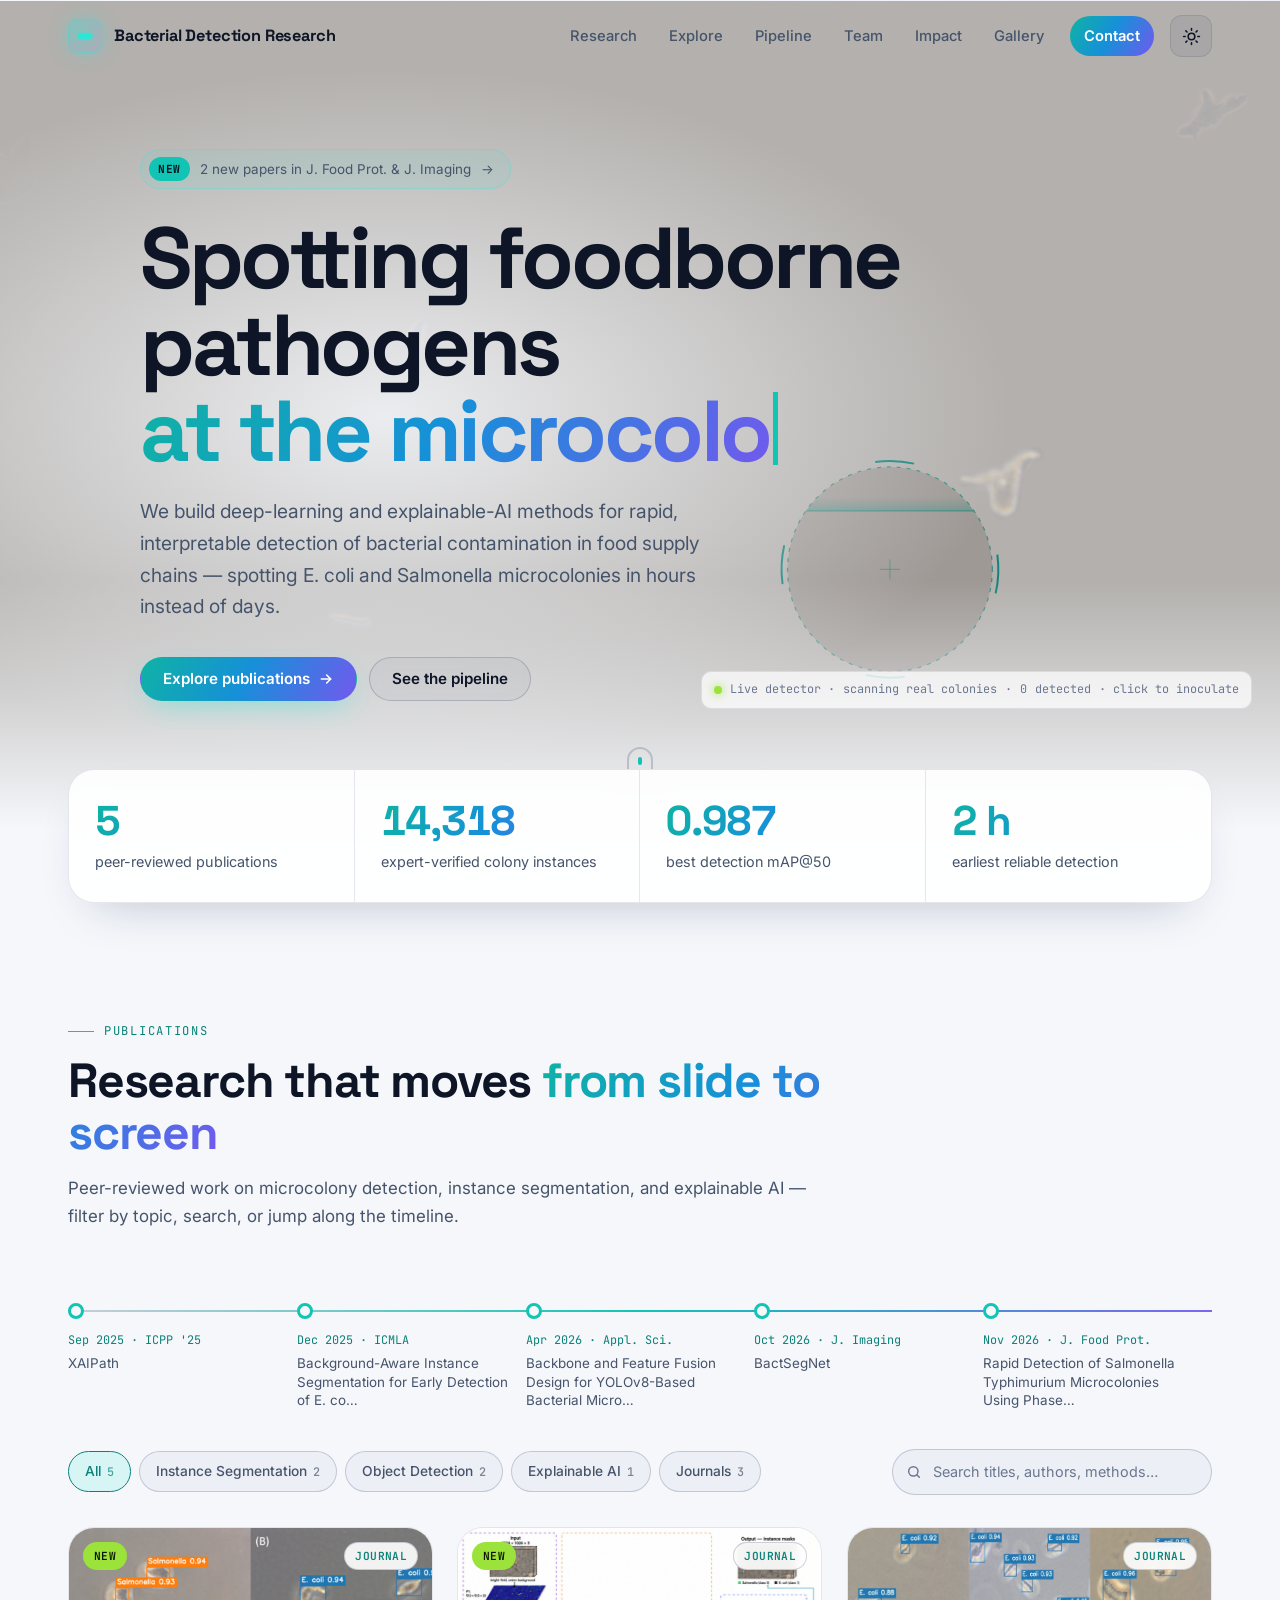
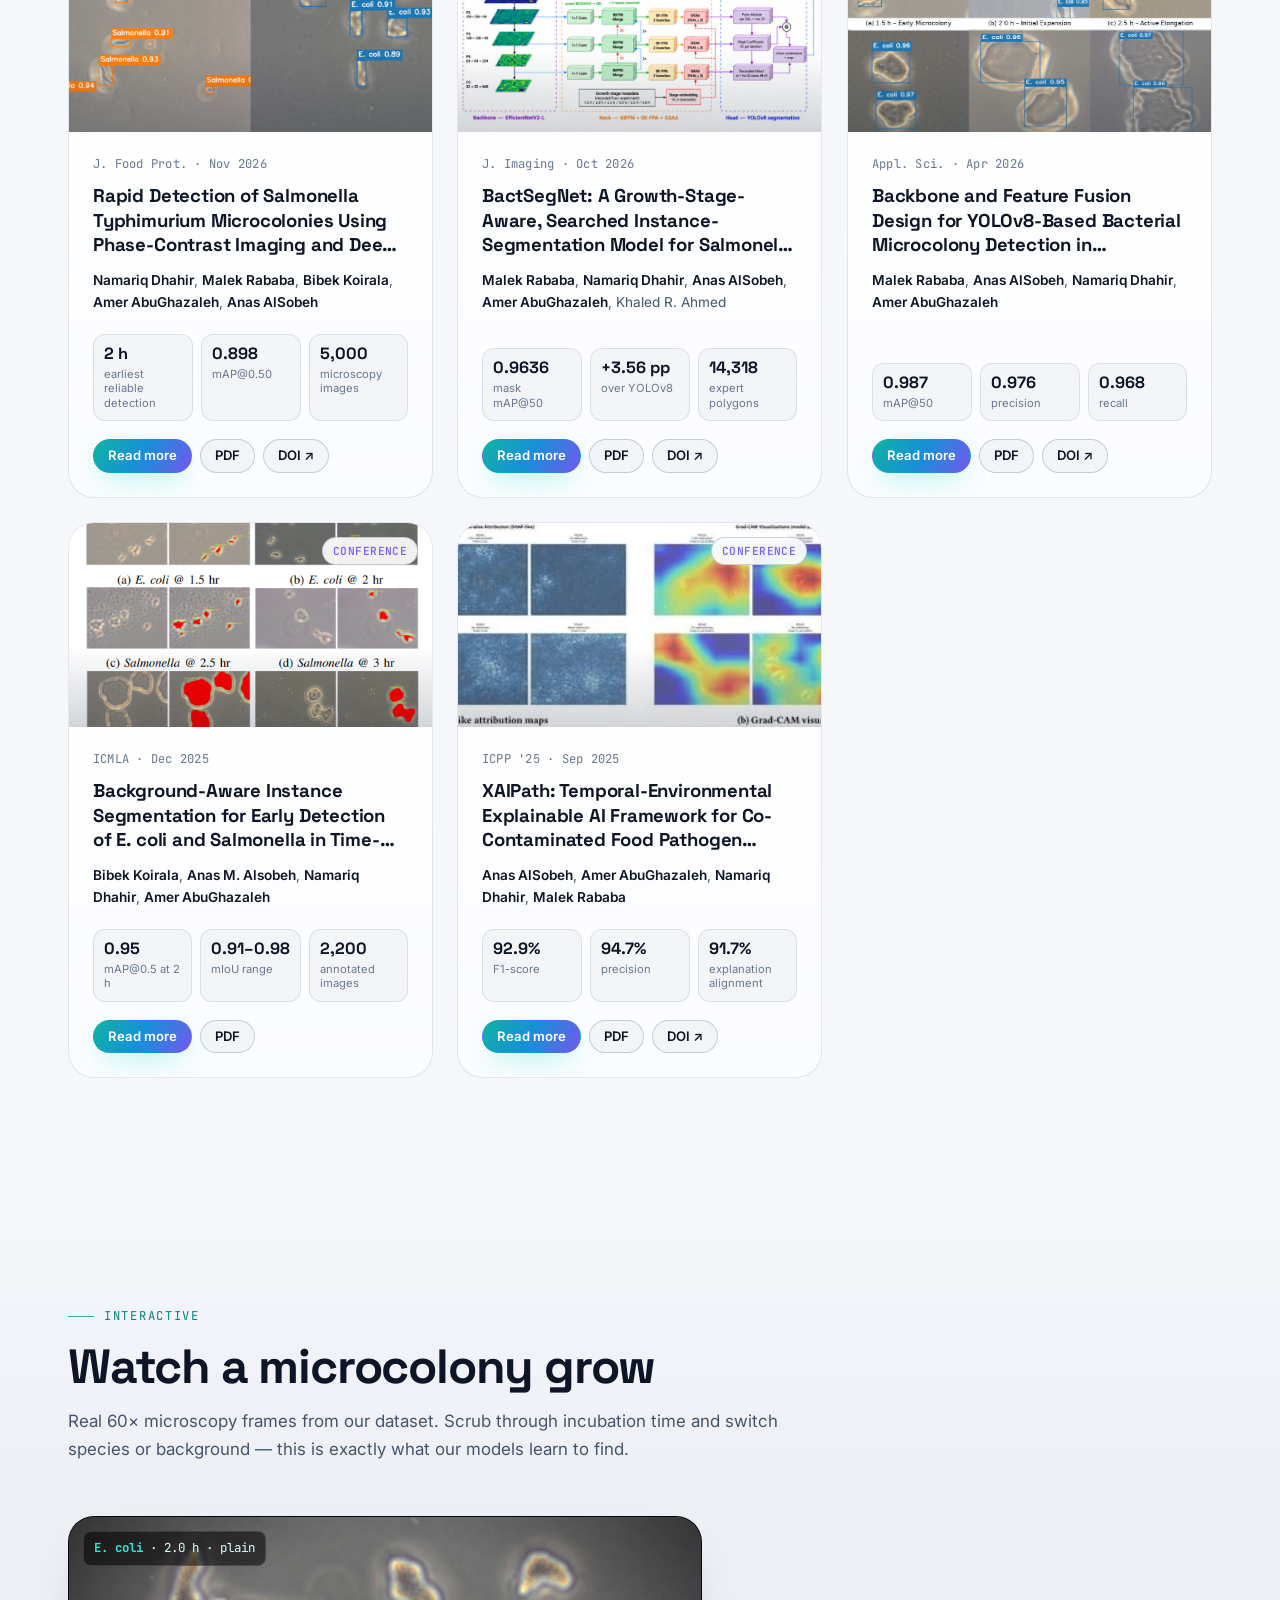
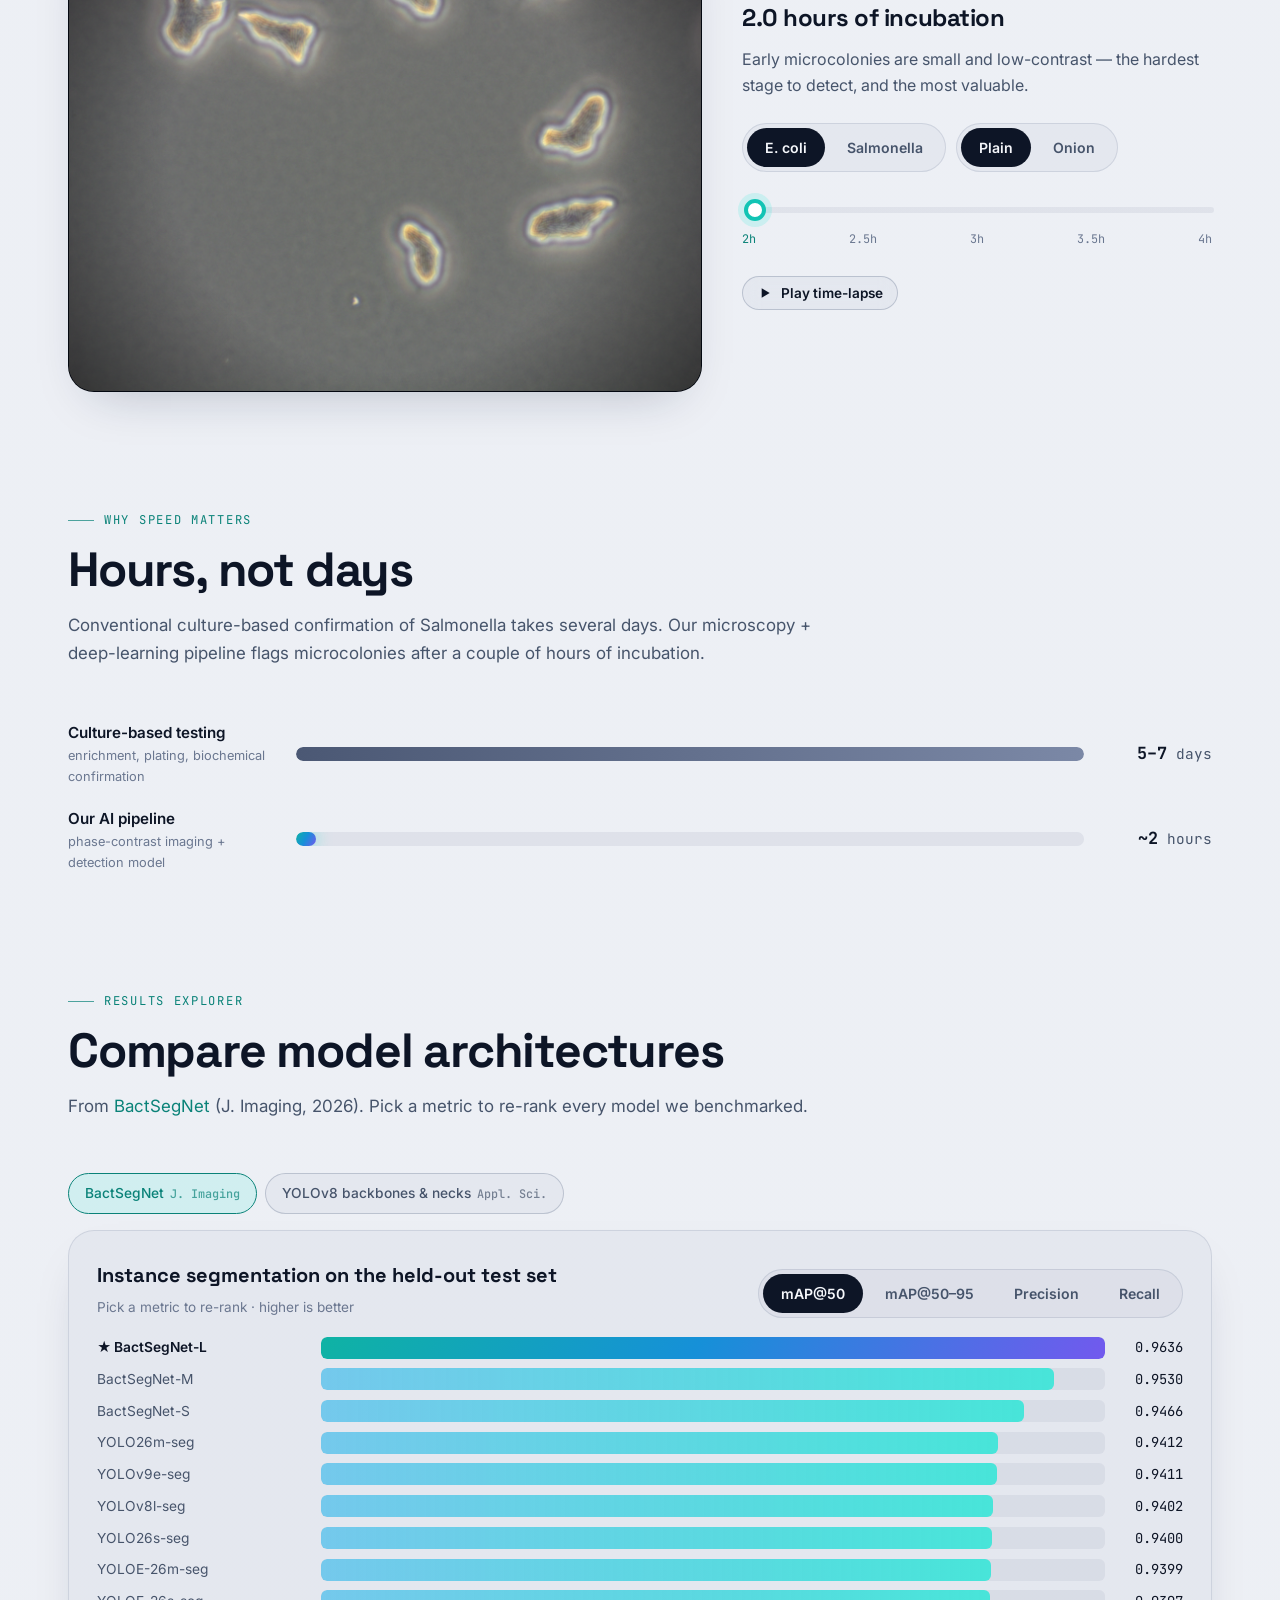
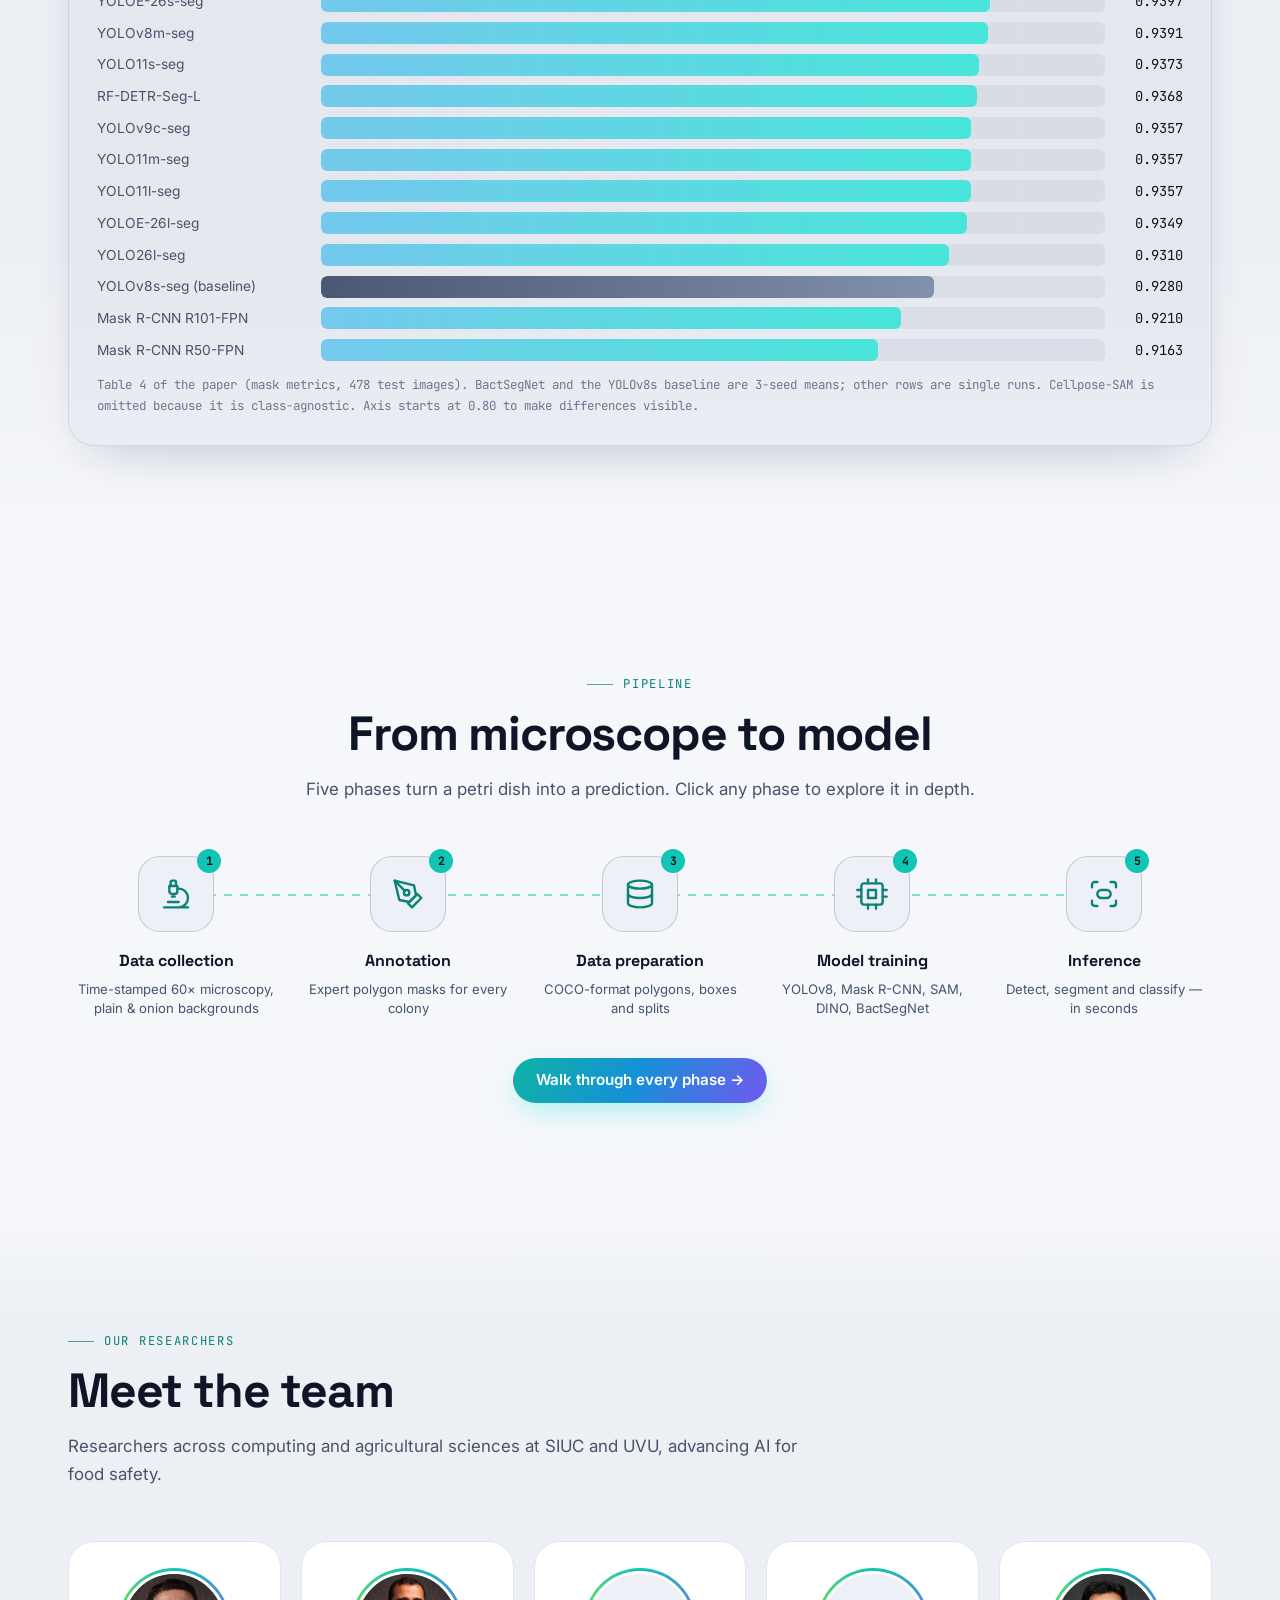
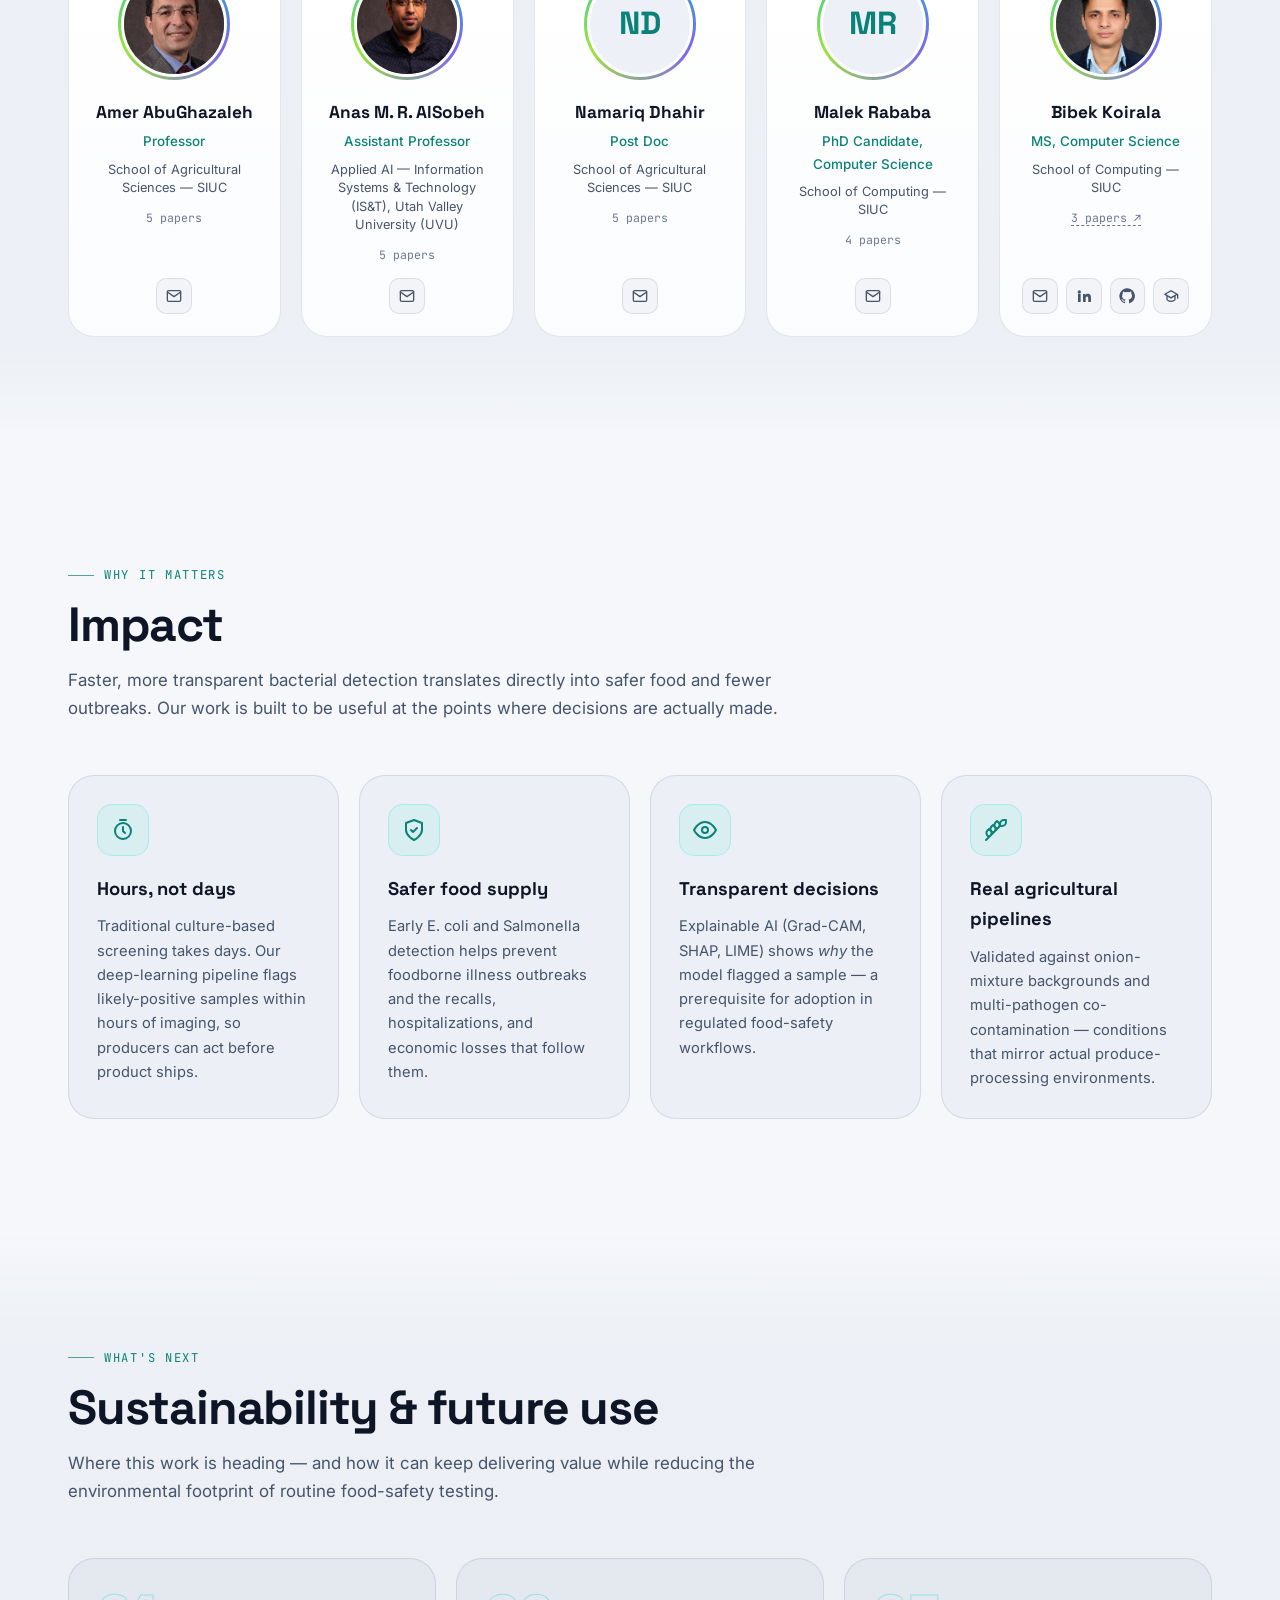
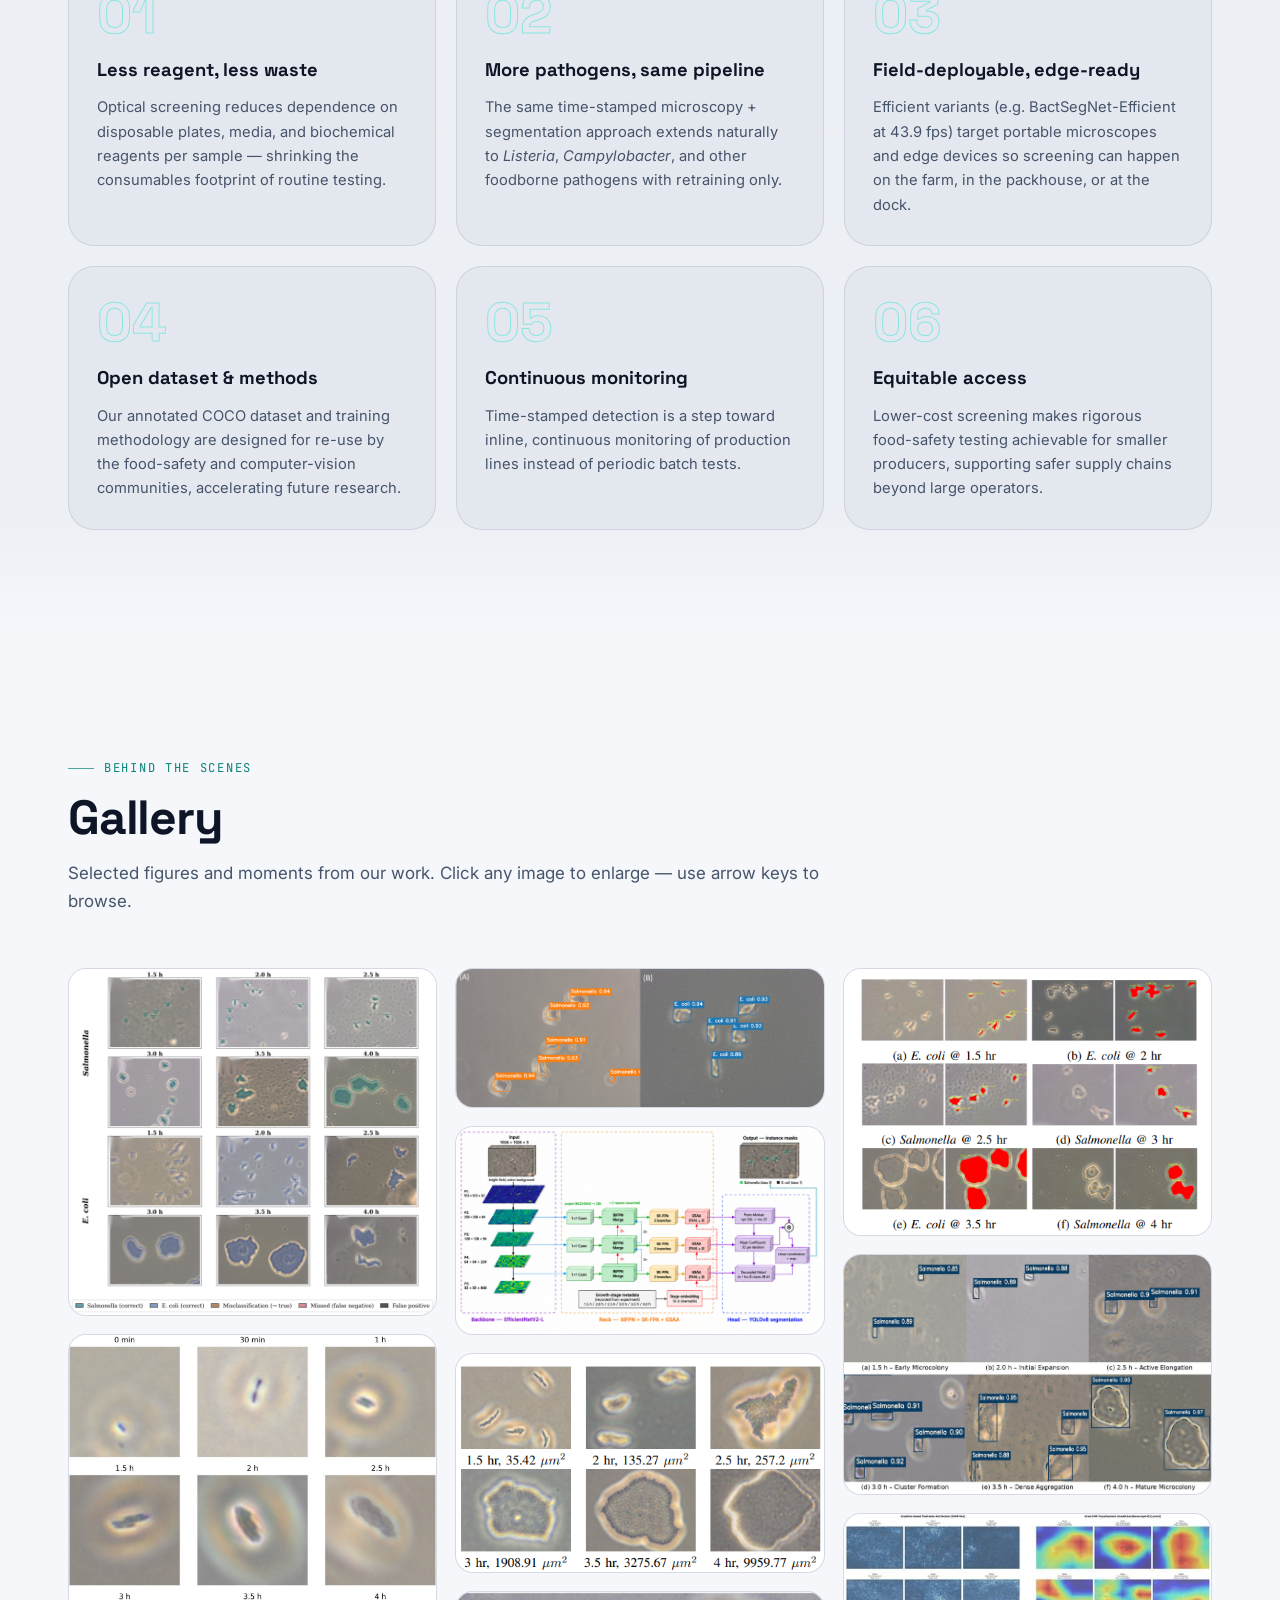
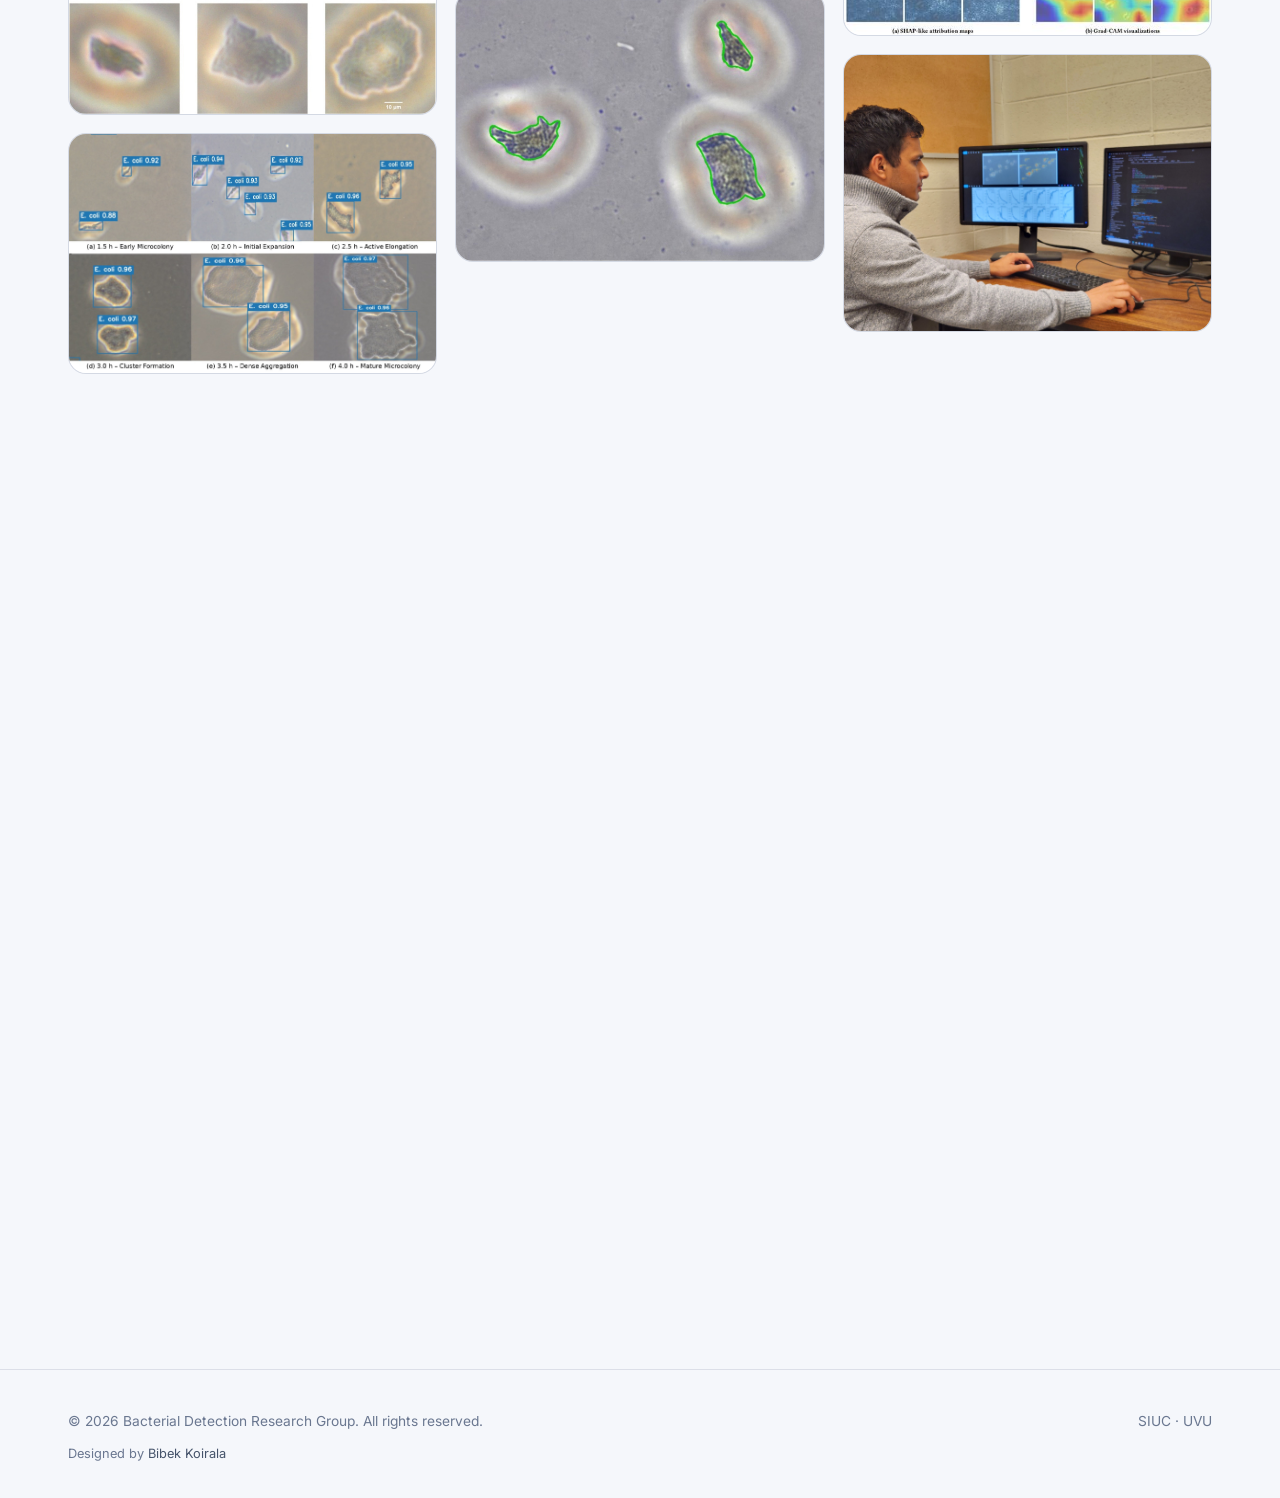
<file: index.html>
<!DOCTYPE html>
<html lang="en">
<head>
  <meta charset="UTF-8" />
  <meta name="viewport" content="width=device-width, initial-scale=1" />
  <title>Bacterial Detection Research</title>
  <meta name="description" content="Explainable AI and deep learning for early detection of foodborne bacterial pathogens — E. coli and Salmonella microcolonies detected in hours, not days." />
  <meta name="theme-color" content="#f5f7fb" />
  <script>try{if(localStorage.getItem("site_theme")==="dark")document.documentElement.setAttribute("data-theme","dark")}catch(e){}</script>
  <meta property="og:title" content="Bacterial Detection Research" />
  <meta property="og:description" content="Deep learning and explainable AI for detecting foodborne pathogens in hours, not days." />
  <meta property="og:image" content="assets/figures/research3/ecoli-detections.jpg" />
  <link rel="icon" href="data:image/svg+xml,%3Csvg xmlns='http://www.w3.org/2000/svg' viewBox='0 0 32 32'%3E%3Crect x='4' y='11' width='24' height='10' rx='5' fill='%232ee6d6'/%3E%3C/svg%3E" />
  <link rel="preconnect" href="https://fonts.googleapis.com">
  <link rel="preconnect" href="https://fonts.gstatic.com" crossorigin>
  <link href="https://fonts.googleapis.com/css2?family=Inter:wght@400;500;600;700&family=JetBrains+Mono:wght@400;500;600;700&family=Space+Grotesk:wght@500;600;700&display=swap" rel="stylesheet">
  <link rel="stylesheet" href="css/style.css" />
</head>
<body>
  <header class="site-header">
    <div class="container nav">
      <a href="index.html" class="brand">
        <span class="brand-mark"><svg viewBox="0 0 24 24" fill="none"><rect x="3" y="8" width="18" height="8" rx="4" fill="#2ee6d6"/><path d="M21 12c1 0 1.5-1 2-1" stroke="#2ee6d6" stroke-width="1.2" stroke-linecap="round"/></svg></span>
        <span id="brandName">Bacterial Detection Research</span>
      </a>
      <nav class="nav-links" aria-label="Primary">
        <a href="#research">Research</a>
        <a href="#explore">Explore</a>
        <a href="phases.html">Pipeline</a>
        <a href="#team">Team</a>
        <a href="#impact">Impact</a>
        <a href="#gallery">Gallery</a>
        <a href="#contact" class="nav-cta">Contact</a>
      </nav>
      <div class="nav-actions">
        <button class="theme-toggle" type="button" aria-label="Switch to dark theme" title="Switch theme">
          <svg class="i-sun" viewBox="0 0 24 24" fill="none" stroke="currentColor" stroke-width="2" stroke-linecap="round"><circle cx="12" cy="12" r="4.2"/><path d="M12 2v2M12 20v2M4.9 4.9l1.4 1.4M17.7 17.7l1.4 1.4M2 12h2M20 12h2M4.9 19.1l1.4-1.4M17.7 6.3l1.4-1.4"/></svg>
          <svg class="i-moon" viewBox="0 0 24 24" fill="none" stroke="currentColor" stroke-width="2" stroke-linecap="round" stroke-linejoin="round"><path d="M21 12.8A9 9 0 1 1 11.2 3a7 7 0 0 0 9.8 9.8z"/></svg>
        </button>
        <button class="nav-toggle" aria-label="Menu" aria-expanded="false"><span></span><span></span><span></span></button>
      </div>
    </div>
  </header>

  <main>
  <!-- ============ HERO ============ -->
  <section class="hero" aria-label="Introduction">
    <canvas id="heroCanvas" aria-hidden="true"></canvas>
    <div class="container hero-inner">
      <a class="hero-pill" href="#research" id="heroPill">
        <span class="new">NEW</span><span id="heroPillText">Latest publications</span> &rarr;
      </a>
      <h1>
        Spotting foodborne pathogens
        <span class="rot-line"><span class="rotator" id="rotator">in hours, not days.</span><span class="caret" aria-hidden="true"></span></span>
      </h1>
      <p class="intro" id="siteIntro"></p>
      <div class="hero-actions">
        <a href="#research" class="btn btn-primary">Explore publications
          <svg viewBox="0 0 24 24" fill="none" stroke="currentColor" stroke-width="2.4" stroke-linecap="round"><path d="M5 12h14M13 6l6 6-6 6"/></svg></a>
        <a href="phases.html" class="btn btn-ghost">See the pipeline</a>
      </div>
    </div>
    <div class="hero-hint" aria-hidden="true"><span class="dot"></span>Live detector · <span id="heroHudField">scanning real colonies</span> · <span id="heroHudCount">0</span> detected<span class="hint-extra"> · click to inoculate</span></div>
    <a href="#stats" class="scroll-cue" aria-label="Scroll down"></a>
  </section>

  <!-- ============ STATS ============ -->
  <section class="stats" id="stats" aria-label="Key numbers">
    <div class="container">
      <div class="stats-grid">
        <div class="stat">
          <div class="stat-value" data-count="5" id="statPubs">0</div>
          <div class="stat-label">peer-reviewed publications</div>
        </div>
        <div class="stat">
          <div class="stat-value" data-count="14318">0</div>
          <div class="stat-label">expert-verified colony instances</div>
        </div>
        <div class="stat">
          <div class="stat-value" data-count="0.987" data-decimals="3">0</div>
          <div class="stat-label">best detection mAP@50</div>
        </div>
        <div class="stat">
          <div class="stat-value" data-count="2" data-suffix=" h">0</div>
          <div class="stat-label">earliest reliable detection</div>
        </div>
      </div>
    </div>
  </section>

  <!-- ============ RESEARCH ============ -->
  <section id="research">
    <div class="container">
      <div class="section-head reveal">
        <span class="eyebrow">Publications</span>
        <h2 class="section-title">Research that moves <span class="grad-text">from slide to screen</span></h2>
        <p class="section-sub">
          Peer-reviewed work on microcolony detection, instance segmentation, and explainable AI —
          filter by topic, search, or jump along the timeline.
        </p>
      </div>

      <div class="pub-timeline reveal" aria-label="Publication timeline">
        <div class="pub-timeline-track" id="pubTimeline"></div>
      </div>

      <div class="pub-toolbar reveal">
        <div class="chip-filters" id="pubFilters" role="toolbar" aria-label="Filter publications"></div>
        <label class="search">
          <svg viewBox="0 0 24 24" fill="none" stroke="currentColor" stroke-width="2.2" stroke-linecap="round"><circle cx="11" cy="11" r="7"/><path d="m20 20-3.5-3.5"/></svg>
          <input type="search" id="pubSearch" placeholder="Search titles, authors, methods…" aria-label="Search publications">
        </label>
      </div>

      <div class="research-grid stagger" id="researchGrid"></div>
    </div>
  </section>

  <!-- ============ EXPLORE ============ -->
  <section id="explore" class="alt-bg">
    <div class="container">
      <div class="section-head reveal">
        <span class="eyebrow">Interactive</span>
        <h2 class="section-title">Watch a microcolony grow</h2>
        <p class="section-sub">
          Real 60&times; microscopy frames from our dataset. Scrub through incubation time and switch species
          or background — this is exactly what our models learn to find.
        </p>
      </div>

      <div class="growth reveal">
        <div class="growth-stage" id="growthStage">
          <div class="growth-hud" id="growthHud"><b>E. coli</b> · 2.0 h · plain</div>
        </div>
        <div class="growth-controls">
          <h3 id="growthTitle">2.0 hours of incubation</h3>
          <p id="growthDesc">Early microcolonies are small and low-contrast — the hardest stage to detect, and the most valuable.</p>
          <div class="toggle-row">
            <div class="segmented" role="tablist" aria-label="Species" id="growthSpecies">
              <button class="seg-btn active" data-v="ecoli">E.&nbsp;coli</button>
              <button class="seg-btn" data-v="salm">Salmonella</button>
            </div>
            <div class="segmented" role="tablist" aria-label="Background" id="growthBg">
              <button class="seg-btn active" data-v="p">Plain</button>
              <button class="seg-btn" data-v="o">Onion</button>
            </div>
          </div>
          <div class="range-wrap">
            <input type="range" class="timeline" id="growthRange" min="0" max="4" step="1" value="0" aria-label="Incubation time">
            <div class="range-ticks" id="growthTicks"><span>2h</span><span>2.5h</span><span>3h</span><span>3.5h</span><span>4h</span></div>
          </div>
          <button class="btn btn-ghost btn-sm play-btn" id="growthPlay">
            <svg viewBox="0 0 24 24" fill="currentColor"><path d="M7 5v14l12-7z"/></svg><span>Play time-lapse</span>
          </button>
        </div>
      </div>

      <div class="section-head reveal" style="margin-top:110px">
        <span class="eyebrow">Why speed matters</span>
        <h2 class="section-title">Hours, not days</h2>
        <p class="section-sub">Conventional culture-based confirmation of Salmonella takes several days. Our microscopy + deep-learning pipeline flags microcolonies after a couple of hours of incubation.</p>
      </div>
      <div class="race">
        <div class="race-row">
          <div class="race-label">Culture-based testing<small>enrichment, plating, biochemical confirmation</small></div>
          <div class="race-track"><div class="race-bar slow"></div></div>
          <div class="race-time"><strong>5–7</strong> days</div>
        </div>
        <div class="race-row">
          <div class="race-label">Our AI pipeline<small>phase-contrast imaging + detection model</small></div>
          <div class="race-track"><div class="race-bar fast"></div></div>
          <div class="race-time"><strong>~2</strong> hours</div>
        </div>
      </div>

      <div class="section-head reveal" style="margin-top:110px">
        <span class="eyebrow">Results explorer</span>
        <h2 class="section-title">Compare model architectures</h2>
        <p class="section-sub" id="explorerSub">Pick a metric to re-rank every architecture we benchmarked.</p>
      </div>
      <div class="explorer reveal" id="explorer"></div>
    </div>
  </section>

  <!-- ============ PIPELINE ============ -->
  <section id="pipeline">
    <div class="container">
      <div class="section-head center reveal">
        <span class="eyebrow">Pipeline</span>
        <h2 class="section-title">From microscope to model</h2>
        <p class="section-sub">Five phases turn a petri dish into a prediction. Click any phase to explore it in depth.</p>
      </div>
      <div class="pipeline stagger">
        <a href="phases.html#phase-collection" class="pipe-step">
          <div class="pipe-icon"><span class="pipe-num">1</span><svg viewBox="0 0 24 24" fill="none" stroke="currentColor" stroke-width="1.8" stroke-linecap="round" stroke-linejoin="round"><path d="M6 18h8M3 22h18M14 22a7 7 0 1 0 0-14h-1M9 14h2M9 12a2 2 0 0 1-2-2V6h6v4a2 2 0 0 1-2 2zM12 6V3a1 1 0 0 0-1-1H9a1 1 0 0 0-1 1v3"/></svg></div>
          <div><h4>Data collection</h4><p>Time-stamped 60&times; microscopy, plain &amp; onion backgrounds</p></div>
        </a>
        <a href="phases.html#phase-annotation" class="pipe-step">
          <div class="pipe-icon"><span class="pipe-num">2</span><svg viewBox="0 0 24 24" fill="none" stroke="currentColor" stroke-width="1.8" stroke-linecap="round" stroke-linejoin="round"><path d="M12 19l7-7 3 3-7 7-3-3z"/><path d="M18 13l-1.5-7.5L2 2l3.5 14.5L13 18l5-5z"/><path d="M2 2l7.586 7.586"/><circle cx="11" cy="11" r="2"/></svg></div>
          <div><h4>Annotation</h4><p>Expert polygon masks for every colony</p></div>
        </a>
        <a href="phases.html#phase-preparation" class="pipe-step">
          <div class="pipe-icon"><span class="pipe-num">3</span><svg viewBox="0 0 24 24" fill="none" stroke="currentColor" stroke-width="1.8" stroke-linecap="round" stroke-linejoin="round"><ellipse cx="12" cy="5" rx="9" ry="3"/><path d="M21 12c0 1.66-4 3-9 3s-9-1.34-9-3"/><path d="M3 5v14c0 1.66 4 3 9 3s9-1.34 9-3V5"/></svg></div>
          <div><h4>Data preparation</h4><p>COCO-format polygons, boxes and splits</p></div>
        </a>
        <a href="phases.html#phase-model" class="pipe-step">
          <div class="pipe-icon"><span class="pipe-num">4</span><svg viewBox="0 0 24 24" fill="none" stroke="currentColor" stroke-width="1.8" stroke-linecap="round" stroke-linejoin="round"><rect x="4" y="4" width="16" height="16" rx="2"/><rect x="9" y="9" width="6" height="6"/><path d="M9 1v3M15 1v3M9 20v3M15 20v3M20 9h3M20 14h3M1 9h3M1 14h3"/></svg></div>
          <div><h4>Model training</h4><p>YOLOv8, Mask R-CNN, SAM, DINO, BactSegNet</p></div>
        </a>
        <a href="phases.html#phase-inference" class="pipe-step">
          <div class="pipe-icon"><span class="pipe-num">5</span><svg viewBox="0 0 24 24" fill="none" stroke="currentColor" stroke-width="1.8" stroke-linecap="round" stroke-linejoin="round"><path d="M3 7V5a2 2 0 0 1 2-2h2M17 3h2a2 2 0 0 1 2 2v2M21 17v2a2 2 0 0 1-2 2h-2M7 21H5a2 2 0 0 1-2-2v-2"/><rect x="7" y="9" width="10" height="6" rx="3"/></svg></div>
          <div><h4>Inference</h4><p>Detect, segment and classify — in seconds</p></div>
        </a>
      </div>
      <div style="text-align:center" class="reveal">
        <a href="phases.html" class="btn btn-primary">Walk through every phase &rarr;</a>
      </div>
    </div>
  </section>

  <!-- ============ TEAM ============ -->
  <section id="team" class="alt-bg">
    <div class="container">
      <div class="section-head reveal">
        <span class="eyebrow">Our researchers</span>
        <h2 class="section-title">Meet the team</h2>
        <p class="section-sub">Researchers across computing and agricultural sciences at SIUC and UVU, advancing AI for food safety.</p>
      </div>
      <div class="members-row stagger" id="membersGrid"></div>
    </div>
  </section>

  <!-- ============ IMPACT ============ -->
  <section id="impact">
    <div class="container">
      <div class="section-head reveal">
        <span class="eyebrow">Why it matters</span>
        <h2 class="section-title">Impact</h2>
        <p class="section-sub">
          Faster, more transparent bacterial detection translates directly into safer food and fewer outbreaks.
          Our work is built to be useful at the points where decisions are actually made.
        </p>
      </div>
      <div class="impact-grid stagger">
        <div class="impact-card">
          <div class="impact-icon"><svg viewBox="0 0 24 24" fill="none" stroke="currentColor" stroke-width="2" stroke-linecap="round"><circle cx="12" cy="13" r="8"/><path d="M12 9v4l2 2M9 2h6"/></svg></div>
          <h3>Hours, not days</h3>
          <p>Traditional culture-based screening takes days. Our deep-learning pipeline flags likely-positive samples within hours of imaging, so producers can act before product ships.</p>
        </div>
        <div class="impact-card">
          <div class="impact-icon"><svg viewBox="0 0 24 24" fill="none" stroke="currentColor" stroke-width="2" stroke-linecap="round" stroke-linejoin="round"><path d="M12 22s8-4 8-10V5l-8-3-8 3v7c0 6 8 10 8 10z"/><path d="m9 12 2 2 4-4"/></svg></div>
          <h3>Safer food supply</h3>
          <p>Early E.&nbsp;coli and Salmonella detection helps prevent foodborne illness outbreaks and the recalls, hospitalizations, and economic losses that follow them.</p>
        </div>
        <div class="impact-card">
          <div class="impact-icon"><svg viewBox="0 0 24 24" fill="none" stroke="currentColor" stroke-width="2" stroke-linecap="round"><path d="M1 12s4-8 11-8 11 8 11 8-4 8-11 8-11-8-11-8z"/><circle cx="12" cy="12" r="3"/></svg></div>
          <h3>Transparent decisions</h3>
          <p>Explainable AI (Grad-CAM, SHAP, LIME) shows <em>why</em> the model flagged a sample — a prerequisite for adoption in regulated food-safety workflows.</p>
        </div>
        <div class="impact-card">
          <div class="impact-icon"><svg viewBox="0 0 24 24" fill="none" stroke="currentColor" stroke-width="2" stroke-linecap="round" stroke-linejoin="round"><path d="M2 22 16 8M3.47 12.53 5 11l1.53 1.53a3.5 3.5 0 0 1 0 4.94L5 19l-1.53-1.53a3.5 3.5 0 0 1 0-4.94zM7.47 8.53 9 7l1.53 1.53a3.5 3.5 0 0 1 0 4.94L9 15l-1.53-1.53a3.5 3.5 0 0 1 0-4.94zM11.47 4.53 13 3l1.53 1.53a3.5 3.5 0 0 1 0 4.94L13 11l-1.53-1.53a3.5 3.5 0 0 1 0-4.94zM20 2h2v2a4 4 0 0 1-4 4h-2V6a4 4 0 0 1 4-4z"/></svg></div>
          <h3>Real agricultural pipelines</h3>
          <p>Validated against onion-mixture backgrounds and multi-pathogen co-contamination — conditions that mirror actual produce-processing environments.</p>
        </div>
      </div>
    </div>
  </section>

  <!-- ============ FUTURE ============ -->
  <section id="future" class="alt-bg">
    <div class="container">
      <div class="section-head reveal">
        <span class="eyebrow">What's next</span>
        <h2 class="section-title">Sustainability &amp; future use</h2>
        <p class="section-sub">
          Where this work is heading — and how it can keep delivering value while reducing the
          environmental footprint of routine food-safety testing.
        </p>
      </div>
      <div class="future-grid stagger">
        <div class="future-card"><div class="future-num">01</div><h3>Less reagent, less waste</h3><p>Optical screening reduces dependence on disposable plates, media, and biochemical reagents per sample — shrinking the consumables footprint of routine testing.</p></div>
        <div class="future-card"><div class="future-num">02</div><h3>More pathogens, same pipeline</h3><p>The same time-stamped microscopy + segmentation approach extends naturally to <em>Listeria</em>, <em>Campylobacter</em>, and other foodborne pathogens with retraining only.</p></div>
        <div class="future-card"><div class="future-num">03</div><h3>Field-deployable, edge-ready</h3><p>Efficient variants (e.g. BactSegNet-Efficient at 43.9 fps) target portable microscopes and edge devices so screening can happen on the farm, in the packhouse, or at the dock.</p></div>
        <div class="future-card"><div class="future-num">04</div><h3>Open dataset &amp; methods</h3><p>Our annotated COCO dataset and training methodology are designed for re-use by the food-safety and computer-vision communities, accelerating future research.</p></div>
        <div class="future-card"><div class="future-num">05</div><h3>Continuous monitoring</h3><p>Time-stamped detection is a step toward inline, continuous monitoring of production lines instead of periodic batch tests.</p></div>
        <div class="future-card"><div class="future-num">06</div><h3>Equitable access</h3><p>Lower-cost screening makes rigorous food-safety testing achievable for smaller producers, supporting safer supply chains beyond large operators.</p></div>
      </div>
    </div>
  </section>

  <!-- ============ GALLERY ============ -->
  <section id="gallery">
    <div class="container">
      <div class="section-head reveal">
        <span class="eyebrow">Behind the scenes</span>
        <h2 class="section-title">Gallery</h2>
        <p class="section-sub">Selected figures and moments from our work. Click any image to enlarge — use arrow keys to browse.</p>
      </div>
      <div class="gallery-grid" id="galleryGrid"></div>
    </div>
  </section>

  <!-- ============ CONTACT ============ -->
  <section id="contact" style="padding-top:40px">
    <div class="container">
      <div class="contact-card reveal">
        <div>
          <span class="eyebrow">Get in touch</span>
          <h2 class="section-title">Let's make food safer, faster.</h2>
          <p class="section-sub">Interested in collaborating, using our dataset, or learning more? Reach any of the researchers directly.</p>
          <div class="contact-list" id="contactList"></div>
        </div>
        <div class="funding">
          <img src="assets/images/usda-nifa-logo.png" alt="USDA NIFA" width="893" height="372" loading="lazy">
          <p>This work is supported by the United States Department of Agriculture, National Institute of Food
          and Agriculture (USDA-NIFA), through the Capacity Building Grants for Non-Land-Grant Colleges
          of Agriculture, Grant Number 2024-70001-43667 (Proposal No. 2024-02854).</p>
        </div>
      </div>
    </div>
  </section>
  </main>

  <footer class="site-footer">
    <div class="container footer-row">
      <div>&copy; <span id="year"></span> Bacterial Detection Research Group. All rights reserved.</div>
      <div>SIUC · UVU</div>
    </div>
    <div class="container">
      <div class="footer-credit">Designed by <a href="https://www.linkedin.com/in/bibek--koirala" target="_blank" rel="noopener">Bibek Koirala</a></div>
    </div>
  </footer>

  <script src="js/data.js"></script>
  <script src="js/storage.js"></script>
  <script src="js/ui.js"></script>
  <script src="js/instances.js"></script>
  <script src="js/hero.js"></script>
  <script src="js/main.js"></script>
</body>
</html>
</file>
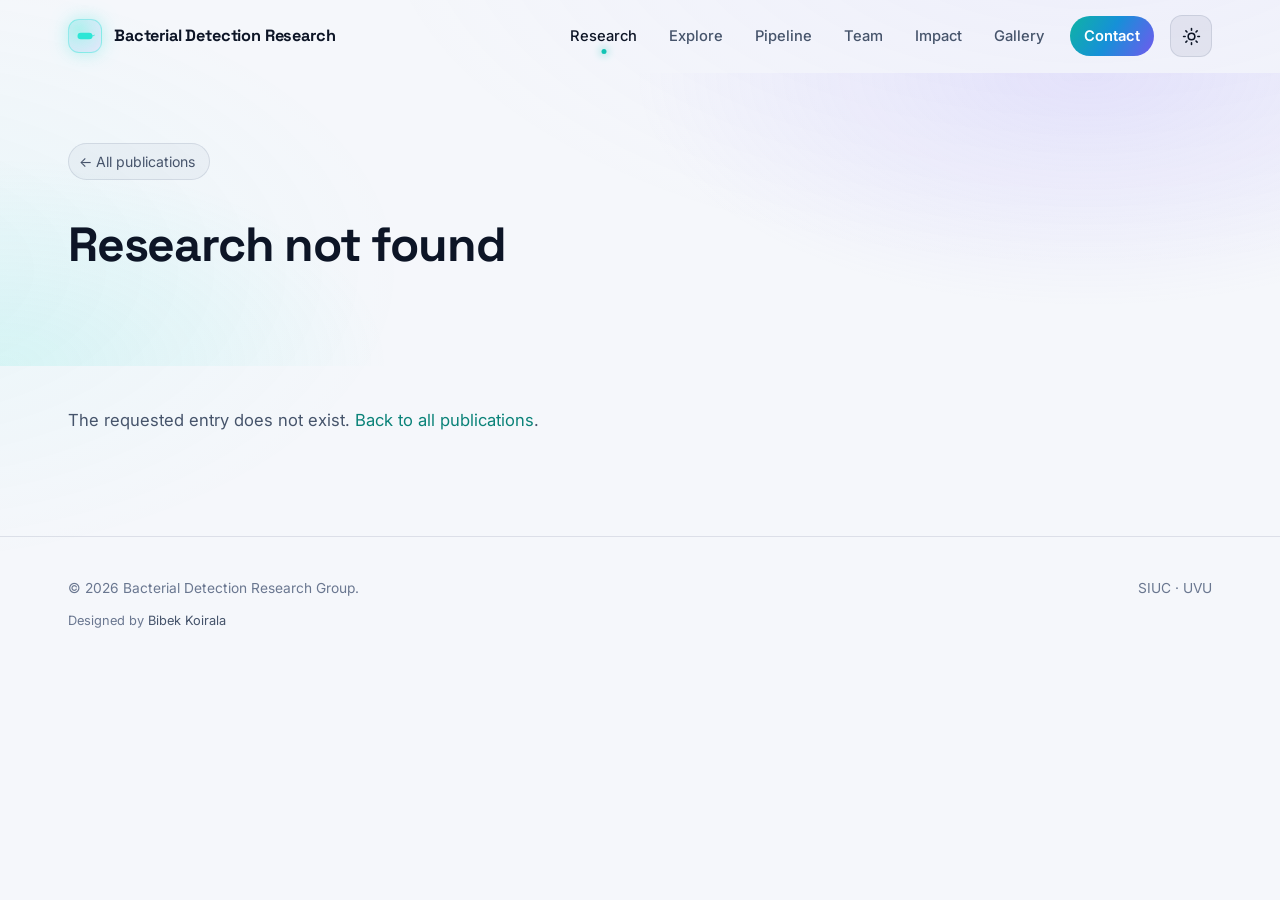
<file: research.html>
<!DOCTYPE html>
<html lang="en">
<head>
  <meta charset="UTF-8" />
  <meta name="viewport" content="width=device-width, initial-scale=1" />
  <title>Research — Bacterial Detection Research Group</title>
  <meta name="theme-color" content="#f5f7fb" />
  <script>try{if(localStorage.getItem("site_theme")==="dark")document.documentElement.setAttribute("data-theme","dark")}catch(e){}</script>
  <link rel="icon" href="data:image/svg+xml,%3Csvg xmlns='http://www.w3.org/2000/svg' viewBox='0 0 32 32'%3E%3Crect x='4' y='11' width='24' height='10' rx='5' fill='%232ee6d6'/%3E%3C/svg%3E" />
  <link rel="preconnect" href="https://fonts.googleapis.com">
  <link rel="preconnect" href="https://fonts.gstatic.com" crossorigin>
  <link href="https://fonts.googleapis.com/css2?family=Inter:wght@400;500;600;700&family=JetBrains+Mono:wght@400;500;600;700&family=Space+Grotesk:wght@500;600;700&display=swap" rel="stylesheet">
  <link rel="stylesheet" href="css/style.css" />
</head>
<body>
  <header class="site-header">
    <div class="container nav">
      <a href="index.html" class="brand">
        <span class="brand-mark"><svg viewBox="0 0 24 24" fill="none"><rect x="3" y="8" width="18" height="8" rx="4" fill="#2ee6d6"/><path d="M21 12c1 0 1.5-1 2-1" stroke="#2ee6d6" stroke-width="1.2" stroke-linecap="round"/></svg></span>
        <span>Bacterial Detection Research</span>
      </a>
      <nav class="nav-links" aria-label="Primary">
        <a href="index.html#research" class="active">Research</a>
        <a href="index.html#explore">Explore</a>
        <a href="phases.html">Pipeline</a>
        <a href="index.html#team">Team</a>
        <a href="index.html#impact">Impact</a>
        <a href="index.html#gallery">Gallery</a>
        <a href="index.html#contact" class="nav-cta">Contact</a>
      </nav>
      <div class="nav-actions">
        <button class="theme-toggle" type="button" aria-label="Switch to dark theme" title="Switch theme">
          <svg class="i-sun" viewBox="0 0 24 24" fill="none" stroke="currentColor" stroke-width="2" stroke-linecap="round"><circle cx="12" cy="12" r="4.2"/><path d="M12 2v2M12 20v2M4.9 4.9l1.4 1.4M17.7 17.7l1.4 1.4M2 12h2M20 12h2M4.9 19.1l1.4-1.4M17.7 6.3l1.4-1.4"/></svg>
          <svg class="i-moon" viewBox="0 0 24 24" fill="none" stroke="currentColor" stroke-width="2" stroke-linecap="round" stroke-linejoin="round"><path d="M21 12.8A9 9 0 1 1 11.2 3a7 7 0 0 0 9.8 9.8z"/></svg>
        </button>
        <button class="nav-toggle" aria-label="Menu" aria-expanded="false"><span></span><span></span><span></span></button>
      </div>
    </div>
  </header>

  <main>
    <section class="detail-hero">
      <div class="container">
        <a href="index.html#research" class="back-link">&larr; All publications</a>
        <div class="detail-badges" id="rBadges"></div>
        <h1 id="rTitle">Loading…</h1>
        <div class="meta" id="rMeta"></div>
        <div class="authors" id="rAuthors" style="margin-top:8px"></div>
        <div class="metric-tiles" id="rMetrics"></div>
      </div>
    </section>

    <section class="detail-body">
      <div class="container detail-layout">
        <div id="rBody">
          <h2 id="sec-abstract">Abstract</h2>
          <div class="abstract-wrap" id="rAbstractWrap">
            <p class="lead" id="rAbstract"></p>
          </div>

          <div id="rHighlightsWrap" hidden>
            <h2 id="sec-results">Key results</h2>
            <ul class="highlights-list" id="rHighlights"></ul>
          </div>

          <div id="rChartWrap" hidden>
            <h2 id="sec-chart">Benchmark</h2>
            <div class="explorer" id="rChart"></div>
          </div>

          <div id="rFiguresSection" hidden>
            <h2 id="sec-figures">Figures</h2>
            <div id="rFigures" class="figures-list"></div>
          </div>

          <h2 id="sec-cite">Cite this work</h2>
          <div class="cite-box">
            <div class="cite-tabs" role="tablist">
              <button class="active" data-fmt="apa" role="tab">APA</button>
              <button data-fmt="bibtex" role="tab">BibTeX</button>
            </div>
            <pre id="rCite"></pre>
            <div class="cite-actions"><button class="btn btn-ghost btn-sm" id="rCopyCite">Copy citation</button></div>
          </div>

          <h2>Tags</h2>
          <div id="rTags" class="tags"></div>

          <div id="rRelatedWrap" hidden>
            <h2>More from the group</h2>
            <div class="related-grid" id="rRelated"></div>
          </div>
        </div>

        <aside class="detail-aside">
          <div class="aside-card">
            <h4>Resources</h4>
            <div id="rResources"></div>
            <button class="btn btn-ghost" id="rShare">Share this paper</button>
          </div>
          <div class="aside-card">
            <h4>On this page</h4>
            <nav class="toc" id="rToc"></nav>
          </div>
        </aside>
      </div>
    </section>
  </main>

  <footer class="site-footer">
    <div class="container footer-row">
      <div>&copy; <span id="year"></span> Bacterial Detection Research Group.</div>
      <div>SIUC · UVU</div>
    </div>
    <div class="container">
      <div class="footer-credit">Designed by <a href="https://www.linkedin.com/in/bibek--koirala" target="_blank" rel="noopener">Bibek Koirala</a></div>
    </div>
  </footer>

  <script src="js/data.js"></script>
  <script src="js/storage.js"></script>
  <script src="js/ui.js"></script>
  <script src="js/research.js"></script>
</body>
</html>
</file>
<file: css/style.css>
/* =====================================================================
   Bacterial Detection Research — site styles
   Dark "microscope lab" theme with bioluminescent accents.
   ===================================================================== */

:root {
  /* ---------- Light theme (default) ---------- */
  color-scheme: light;
  --bg: #f5f7fb;
  --bg-2: #ffffff;
  --bg-3: #edf1f7;
  --surface: rgba(20, 40, 80, 0.035);
  --surface-2: rgba(20, 40, 80, 0.065);
  --surface-solid: #ffffff;
  --border: rgba(20, 40, 80, 0.11);
  --border-strong: rgba(20, 40, 80, 0.2);

  --text: #0d1526;
  --text-soft: #46546b;
  --muted: #6a7790;

  --cyan: #12c4b4;
  --cyan-2: #1a9fe0;
  --lime: #9be33b;
  --violet: #7c66f2;
  --amber: #f0a020;
  --rose: #ef4f73;
  --accent-ink: #0a8278;       /* accent colour for text — AA on light bg */
  --tag-ink: #5a46d4;
  --on-grad: #ffffff;

  --ecoli: #12c4b4;
  --salm: #f0a020;

  --grad: linear-gradient(120deg, #0fb3a4 0%, #1690d8 48%, #7259ee 100%);
  --grad-warm: linear-gradient(120deg, var(--amber), var(--rose));

  --glass: rgba(255, 255, 255, 0.72);
  --glass-strong: rgba(255, 255, 255, 0.9);
  --card-bg: linear-gradient(180deg, #ffffff, #fbfcfe);
  --cover-fade: linear-gradient(180deg, transparent 60%, rgba(10, 20, 40, .18));
  --hero-veil: radial-gradient(ellipse 70% 60% at 30% 50%, rgba(245, 247, 251, .85), transparent 70%);
  --alt-tint: rgba(20, 40, 80, .035);
  --bar-track: rgba(20, 40, 80, .06);

  --shadow: 0 22px 50px -26px rgba(15, 30, 60, 0.28);
  --glow: 0 0 0 1px rgba(10, 130, 120, .3), 0 16px 40px -14px rgba(10, 130, 120, .35);

  --radius: 18px;
  --radius-sm: 12px;
  --radius-lg: 26px;
  --container: 1200px;
  --ease: cubic-bezier(.2, .7, .2, 1);

  --font-sans: "Inter", system-ui, -apple-system, "Segoe UI", Roboto, sans-serif;
  --font-display: "Space Grotesk", "Inter", sans-serif;
  --font-mono: "JetBrains Mono", ui-monospace, SFMono-Regular, Consolas, monospace;
}

/* ---------- Dark theme ---------- */
:root[data-theme="dark"], .force-dark, .gen-cover {
  color-scheme: dark;
  --bg: #060a13;
  --bg-2: #0a101d;
  --bg-3: #0e1626;
  --surface: rgba(148, 178, 230, 0.05);
  --surface-2: rgba(148, 178, 230, 0.08);
  --surface-solid: #0f1829;
  --border: rgba(148, 178, 230, 0.13);
  --border-strong: rgba(148, 178, 230, 0.26);

  --text: #e8eef8;
  --text-soft: #a3b3cc;
  --muted: #6d7f9b;

  --cyan: #2ee6d6;
  --cyan-2: #22b8f0;
  --lime: #b4f25c;
  --violet: #9d8cff;
  --amber: #ffb84d;
  --rose: #ff6b8b;
  --accent-ink: #2ee6d6;
  --tag-ink: #c6bdff;
  --on-grad: #04121a;

  --ecoli: #2ee6d6;
  --salm: #ffb84d;

  --grad: linear-gradient(120deg, #2ee6d6 0%, #22b8f0 45%, #9d8cff 100%);

  --glass: rgba(6, 10, 19, 0.72);
  --glass-strong: rgba(10, 16, 29, 0.88);
  --card-bg: linear-gradient(180deg, rgba(20, 30, 50, .7), rgba(10, 16, 29, .7));
  --cover-fade: linear-gradient(180deg, transparent 50%, rgba(10, 16, 29, .9));
  --hero-veil: radial-gradient(ellipse 70% 60% at 30% 50%, rgba(6, 10, 19, .75), transparent 70%);
  --alt-tint: rgba(14, 22, 38, .55);
  --bar-track: rgba(148, 178, 230, .06);

  --shadow: 0 20px 50px -20px rgba(0, 0, 0, 0.7);
  --glow: 0 0 0 1px rgba(46, 230, 214, .35), 0 10px 40px -10px rgba(46, 230, 214, .45);
}

*, *::before, *::after { box-sizing: border-box; }

html { scroll-behavior: smooth; scroll-padding-top: 84px; }
html, body { margin: 0; padding: 0; }
body {
  font-family: var(--font-sans);
  color: var(--text);
  background: var(--bg);
  line-height: 1.65;
  -webkit-font-smoothing: antialiased;
  overflow-x: hidden;
}
body::before {
  /* faint microscope-slide grain */
  content: ""; position: fixed; inset: 0; pointer-events: none; z-index: 0;
  background:
    radial-gradient(1200px 600px at 85% -10%, rgba(157, 140, 255, .08), transparent 60%),
    radial-gradient(900px 500px at -10% 30%, rgba(46, 230, 214, .06), transparent 60%);
}
main, section, footer, header, nav { position: relative; z-index: 1; }

a { color: var(--accent-ink); text-decoration: none; }
a:hover { color: var(--text); }
img { max-width: 100%; display: block; }
button { font: inherit; color: inherit; }
::selection { background: rgba(46, 230, 214, .3); color: #fff; }

:focus-visible { outline: 2px solid var(--cyan); outline-offset: 3px; border-radius: 6px; }

.container { max-width: var(--container); margin: 0 auto; padding: 0 28px; }
@media (max-width: 600px) { .container { padding: 0 16px; } }

.grad-text {
  background: var(--grad);
  -webkit-background-clip: text; background-clip: text;
  color: transparent;
}
.mono { font-family: var(--font-mono); }

/* ===== Scroll progress ===== */
.scroll-progress {
  position: fixed; top: 0; left: 0; height: 3px; width: 100%;
  transform-origin: 0 50%; transform: scaleX(0);
  background: var(--grad); z-index: 100;
  box-shadow: 0 0 12px rgba(46, 230, 214, .6);
}

/* ===== Header / Nav ===== */
.site-header {
  position: sticky; top: 0; z-index: 60;
  transition: background .3s, border-color .3s, backdrop-filter .3s;
  border-bottom: 1px solid transparent;
}
.site-header.scrolled {
  background: var(--glass);
  backdrop-filter: blur(18px) saturate(160%);
  -webkit-backdrop-filter: blur(18px) saturate(160%);
  border-bottom-color: var(--border);
}
.nav { display: flex; align-items: center; justify-content: space-between; height: 72px; gap: 16px; }
.brand {
  display: flex; align-items: center; gap: 12px;
  font-family: var(--font-display); font-weight: 700; font-size: 1.02rem;
  color: var(--text); letter-spacing: -0.01em; white-space: nowrap;
}
.brand:hover { color: var(--text); }
.brand-mark {
  width: 34px; height: 34px; flex: none; border-radius: 11px;
  display: grid; place-items: center;
  background: radial-gradient(circle at 30% 30%, rgba(46,230,214,.35), rgba(157,140,255,.15));
  border: 1px solid rgba(46, 230, 214, .4);
  box-shadow: 0 0 20px -4px rgba(46, 230, 214, .6);
}
.brand-mark svg { width: 20px; height: 20px; animation: wobble 6s ease-in-out infinite; }
@keyframes wobble { 0%,100% { transform: rotate(-8deg); } 50% { transform: rotate(10deg) scale(1.05); } }

.nav-links { display: flex; align-items: center; gap: 4px; margin-left: auto; }
.nav-links a {
  position: relative; padding: 8px 14px; border-radius: 999px;
  color: var(--text-soft); font-size: .92rem; font-weight: 500;
  transition: color .2s, background .2s;
}
.nav-links a:hover { color: var(--text); background: var(--surface-2); }
.nav-links a.active { color: var(--text); }
.nav-links a.active::after {
  content: ""; position: absolute; left: 50%; bottom: 2px; width: 5px; height: 5px;
  border-radius: 50%; background: var(--cyan); transform: translateX(-50%);
  box-shadow: 0 0 8px var(--cyan);
}
.nav-links a.nav-cta {
  margin-left: 8px; color: var(--on-grad); background: var(--grad); font-weight: 600;
}
.nav-links a.nav-cta:hover { filter: brightness(1.1); color: var(--on-grad); }
.nav-links a.nav-cta::after { display: none; }

.nav-actions { display: flex; align-items: center; gap: 8px; }
.theme-toggle {
  position: relative; width: 42px; height: 42px; border-radius: 12px; flex: none; cursor: pointer;
  display: grid; place-items: center; overflow: hidden;
  background: var(--surface-2); border: 1px solid var(--border); color: var(--text);
  transition: border-color .2s, background .2s, transform .2s;
}
.theme-toggle:hover { border-color: var(--accent-ink); transform: rotate(-8deg); }
.theme-toggle svg { position: absolute; width: 19px; height: 19px; transition: transform .45s var(--ease), opacity .3s; }
.theme-toggle .i-sun  { transform: translateY(0) rotate(0); opacity: 1; }
.theme-toggle .i-moon { transform: translateY(30px) rotate(-90deg); opacity: 0; }
:root[data-theme="dark"] .theme-toggle .i-sun  { transform: translateY(-30px) rotate(90deg); opacity: 0; }
:root[data-theme="dark"] .theme-toggle .i-moon { transform: none; opacity: 1; }
/* smooth colour cross-fade while switching themes */
.theme-anim, .theme-anim *, .theme-anim *::before, .theme-anim *::after {
  transition: background-color .35s ease, color .35s ease, border-color .35s ease, fill .35s ease !important;
}

.nav-toggle {
  display: none; width: 42px; height: 42px; border-radius: 12px;
  background: var(--surface-2); border: 1px solid var(--border); cursor: pointer;
  align-items: center; justify-content: center; flex-direction: column; gap: 5px;
}
.nav-toggle span { display: block; width: 18px; height: 2px; background: var(--text); border-radius: 2px; transition: transform .25s, opacity .25s; }
.nav-open .nav-toggle span:nth-child(1) { transform: translateY(7px) rotate(45deg); }
.nav-open .nav-toggle span:nth-child(2) { opacity: 0; }
.nav-open .nav-toggle span:nth-child(3) { transform: translateY(-7px) rotate(-45deg); }

@media (max-width: 900px) {
  .nav-toggle { display: inline-flex; }
  .nav-links {
    position: fixed; top: 72px; left: 0; right: 0;
    flex-direction: column; align-items: stretch; gap: 4px;
    padding: 16px; background: var(--bg);
    border-bottom: 1px solid var(--border);
    transform: translateY(-12px); opacity: 0; pointer-events: none;
    transition: transform .25s var(--ease), opacity .25s;
  }
  .nav-open .nav-links { transform: none; opacity: 1; pointer-events: auto; }
  .nav-links a { padding: 12px 16px; border-radius: 12px; }
  .nav-links a.nav-cta { margin: 6px 0 0; text-align: center; }
  .nav-links a.active::after { left: 6px; top: 50%; bottom: auto; transform: translateY(-50%); }
  .site-header { background: var(--glass-strong); backdrop-filter: blur(14px); -webkit-backdrop-filter: blur(14px); }
}

/* ===== Buttons ===== */
.btn {
  position: relative; display: inline-flex; align-items: center; justify-content: center; gap: 8px;
  padding: 12px 22px; border-radius: 999px; border: 1px solid transparent;
  font-weight: 600; font-size: .95rem; cursor: pointer; line-height: 1.2;
  transition: transform .2s var(--ease), box-shadow .25s, background .2s, border-color .2s, color .2s;
  white-space: nowrap;
}
.btn:hover { transform: translateY(-2px); }
.btn:active { transform: translateY(0); }
.btn svg { width: 16px; height: 16px; }
.btn-primary { background: var(--grad); color: var(--on-grad); box-shadow: 0 10px 30px -10px rgba(46, 230, 214, .6); }
.btn-primary:hover { color: var(--on-grad); box-shadow: 0 14px 40px -8px rgba(46, 230, 214, .8); }
.btn-ghost, .btn-secondary {
  background: var(--surface); color: var(--text); border-color: var(--border-strong);
  backdrop-filter: blur(8px);
}
.btn-ghost:hover, .btn-secondary:hover { color: var(--text); border-color: var(--accent-ink); background: rgba(46, 230, 214, .08); }
.btn-sm { padding: 8px 14px; font-size: .85rem; }

/* ===== Sections ===== */
section { padding: 110px 0; }
.alt-bg { background: linear-gradient(180deg, transparent, var(--alt-tint) 12%, var(--alt-tint) 88%, transparent); }
.section-head { max-width: 760px; margin-bottom: 52px; }
.section-head.center { margin-left: auto; margin-right: auto; text-align: center; }
.eyebrow {
  display: inline-flex; align-items: center; gap: 10px;
  font-family: var(--font-mono); font-size: .76rem; letter-spacing: .14em; text-transform: uppercase;
  color: var(--accent-ink); margin-bottom: 14px;
}
.eyebrow::before { content: ""; width: 26px; height: 1px; background: currentColor; opacity: .7; }
.section-title {
  font-family: var(--font-display); font-weight: 700;
  font-size: clamp(2rem, 4vw, 3rem); line-height: 1.08; letter-spacing: -0.025em;
  margin: 0 0 16px;
}
.section-sub { color: var(--text-soft); font-size: 1.06rem; margin: 0; }

/* Reveal animations */
.reveal { opacity: 0; transform: translateY(28px); transition: opacity .8s var(--ease), transform .8s var(--ease); }
.reveal.in { opacity: 1; transform: none; }
.stagger > * { opacity: 0; transform: translateY(22px); transition: opacity .6s var(--ease), transform .6s var(--ease); }
.stagger.in > * { opacity: 1; transform: none; }
.stagger.in > *:nth-child(2) { transition-delay: .07s; }
.stagger.in > *:nth-child(3) { transition-delay: .14s; }
.stagger.in > *:nth-child(4) { transition-delay: .21s; }
.stagger.in > *:nth-child(5) { transition-delay: .28s; }
.stagger.in > *:nth-child(6) { transition-delay: .35s; }
.stagger.in > *:nth-child(n+7) { transition-delay: .42s; }

@media (prefers-reduced-motion: reduce) {
  *, *::before, *::after { animation-duration: .001ms !important; animation-iteration-count: 1 !important; transition-duration: .001ms !important; }
  .reveal, .stagger > * { opacity: 1; transform: none; }
  html { scroll-behavior: auto; }
}

/* ===== Hero ===== */
.hero {
  position: relative; min-height: calc(100vh - 72px); min-height: calc(100svh - 72px);
  display: flex; align-items: center; padding: 60px 0 120px; overflow: hidden;
  margin-top: -72px; padding-top: 140px;
}
#heroCanvas { position: absolute; inset: 0; width: 100%; height: 100%; z-index: 0; cursor: crosshair; }
.hero::after {
  content: ""; position: absolute; inset: 0; pointer-events: none; z-index: 0;
  background:
    var(--hero-veil),
    linear-gradient(180deg, transparent 70%, var(--bg));
}
.hero-inner { position: relative; z-index: 2; pointer-events: none; }
.hero-inner a, .hero-inner button { pointer-events: auto; }
.hero-pill {
  display: inline-flex; align-items: center; gap: 10px;
  padding: 7px 16px 7px 8px; border-radius: 999px;
  background: rgba(46, 230, 214, .08); border: 1px solid rgba(46, 230, 214, .3);
  font-size: .84rem; color: var(--text-soft); margin-bottom: 26px;
  pointer-events: auto;
}
.hero-pill .new {
  font-family: var(--font-mono); font-size: .7rem; font-weight: 700; letter-spacing: .06em;
  padding: 3px 9px; border-radius: 999px; background: var(--cyan); color: #04121a;
}
.hero-pill:hover { color: var(--text); border-color: var(--accent-ink); }
.hero h1 {
  font-family: var(--font-display); font-weight: 700;
  font-size: clamp(2.6rem, 7vw, 5.4rem); line-height: 1.0; letter-spacing: -0.04em;
  margin: 0 0 22px; max-width: 1000px;
}
.hero h1 .rot-line { display: block; min-height: 1em; }
@media (max-width: 700px) { .hero h1 .rot-line { min-height: 2em; } }
.hero h1 .rotator {
  display: inline-block; position: relative; min-width: 4ch;
  background: var(--grad); -webkit-background-clip: text; background-clip: text; color: transparent;
}
.hero h1 .caret {
  display: inline-block; width: .06em; height: .85em; margin-left: .04em; vertical-align: -.05em;
  background: var(--cyan); animation: blink 1s steps(1) infinite;
}
@keyframes blink { 50% { opacity: 0; } }
.hero .intro { color: var(--text-soft); font-size: clamp(1.02rem, 1.6vw, 1.2rem); max-width: 620px; margin: 0 0 34px; }
.hero-actions { display: flex; flex-wrap: wrap; gap: 12px; }
.hero-hint {
  position: absolute; z-index: 2; right: 28px; bottom: 120px;
  font-family: var(--font-mono); font-size: .74rem; color: var(--muted);
  display: flex; align-items: center; gap: 8px;
  padding: 8px 12px; border-radius: 10px; background: var(--glass); border: 1px solid var(--border);
}
.hero-hint .dot { width: 8px; height: 8px; border-radius: 50%; background: var(--lime); box-shadow: 0 0 10px var(--lime); animation: pulse 1.6s infinite; }
@keyframes pulse { 50% { opacity: .35; } }
.scroll-cue {
  position: absolute; left: 50%; bottom: 40px; z-index: 2; transform: translateX(-50%);
  width: 26px; height: 42px; border-radius: 14px; border: 2px solid var(--border-strong);
}
.scroll-cue::after {
  content: ""; position: absolute; left: 50%; top: 8px; width: 4px; height: 8px; margin-left: -2px;
  border-radius: 2px; background: var(--cyan); animation: scrollcue 1.8s infinite;
}
@keyframes scrollcue { 0% { opacity: 0; transform: translateY(0); } 30% { opacity: 1; } 100% { opacity: 0; transform: translateY(14px); } }
@media (max-width: 700px) { .hero-hint { display: none; } }
@media (max-width: 1100px) { .hero-hint .hint-extra { display: none; } }

/* ===== Stats strip ===== */
.stats { padding: 0; margin-top: -60px; position: relative; z-index: 3; }
.stats-grid {
  display: grid; grid-template-columns: repeat(4, 1fr);
  border: 1px solid var(--border); border-radius: var(--radius-lg);
  background: var(--glass-strong); backdrop-filter: blur(16px); -webkit-backdrop-filter: blur(16px);
  overflow: hidden; box-shadow: var(--shadow);
}
.stat { padding: 30px 26px; border-right: 1px solid var(--border); position: relative; }
.stat:last-child { border-right: 0; }
.stat-value {
  font-family: var(--font-display); font-weight: 700; font-size: clamp(1.9rem, 3.4vw, 2.6rem);
  line-height: 1; letter-spacing: -0.03em; margin-bottom: 10px;
  background: var(--grad); -webkit-background-clip: text; background-clip: text; color: transparent;
  font-variant-numeric: tabular-nums;
}
.stat-label { color: var(--text-soft); font-size: .9rem; line-height: 1.4; }
@media (max-width: 860px) {
  .stats-grid { grid-template-columns: repeat(2, 1fr); }
  .stat:nth-child(2) { border-right: 0; }
  .stat:nth-child(-n+2) { border-bottom: 1px solid var(--border); }
}

/* ===== Race: hours vs days ===== */
.race { display: grid; gap: 18px; margin-top: 8px; }
.race-row { display: grid; grid-template-columns: 210px 1fr 110px; gap: 18px; align-items: center; }
.race-label { font-weight: 600; font-size: .95rem; }
.race-label small { display: block; color: var(--muted); font-weight: 400; font-size: .8rem; }
.race-track { height: 14px; border-radius: 999px; background: var(--surface-2); overflow: hidden; position: relative; }
.race-bar { height: 100%; width: 0; border-radius: inherit; transition: width 2.2s var(--ease); }
.race-bar.slow { background: linear-gradient(90deg, #4b5874, #7b88a6); }
.race-bar.fast { background: var(--grad); box-shadow: 0 0 16px rgba(46,230,214,.6); }
.race.in .race-bar.slow { width: 100%; transition-duration: 3.2s; }
.race.in .race-bar.fast { width: 2.5%; }
.race-time { font-family: var(--font-mono); font-size: .9rem; color: var(--text-soft); text-align: right; }
.race-time strong { color: var(--text); font-size: 1.05rem; }
@media (max-width: 640px) {
  .race-row { grid-template-columns: 1fr auto; }
  .race-track { grid-column: 1 / -1; grid-row: 2; }
}

/* ===== Growth explorer ===== */
.growth {
  display: grid; grid-template-columns: 1.35fr 1fr; gap: 40px; align-items: center;
}
.growth-stage {
  position: relative; border-radius: var(--radius-lg); overflow: hidden;
  border: 1px solid var(--border-strong); background: #000;
  aspect-ratio: 4 / 3; box-shadow: var(--shadow);
}
.growth-stage img {
  position: absolute; inset: 0; width: 100%; height: 100%; object-fit: cover;
  opacity: 0; transition: opacity .45s ease;
}
.growth-stage img.on { opacity: 1; }
.growth-stage::after {
  /* microscope vignette */
  content: ""; position: absolute; inset: 0; pointer-events: none;
  background: radial-gradient(circle at 50% 50%, transparent 55%, rgba(0,0,0,.55) 100%);
}
.growth-hud {
  position: absolute; left: 14px; top: 14px; z-index: 2;
  font-family: var(--font-mono); font-size: .78rem; color: #dff;
  padding: 6px 10px; border-radius: 8px; background: rgba(0,0,0,.55); border: 1px solid rgba(255,255,255,.12);
}
.growth-hud b { color: #2ee6d6; }
.growth-hud.salm b { color: #ffb84d; }
.growth-controls h3 { font-family: var(--font-display); font-size: 1.5rem; margin: 0 0 8px; letter-spacing: -0.02em; }
.growth-controls p { color: var(--text-soft); margin: 0 0 24px; }
.range-wrap { margin: 22px 0 8px; }
.range-ticks { display: flex; justify-content: space-between; font-family: var(--font-mono); font-size: .74rem; color: var(--muted); margin-top: 10px; }
.range-ticks span.on { color: var(--accent-ink); }
input[type="range"].timeline {
  -webkit-appearance: none; appearance: none; width: 100%; height: 6px; border-radius: 999px;
  background: linear-gradient(90deg, var(--cyan) var(--pct, 0%), var(--surface-2) var(--pct, 0%));
  outline: none; cursor: pointer;
}
input[type="range"].timeline::-webkit-slider-thumb {
  -webkit-appearance: none; width: 22px; height: 22px; border-radius: 50%;
  background: #fff; border: 4px solid var(--cyan); box-shadow: 0 0 0 6px rgba(46,230,214,.18);
}
input[type="range"].timeline::-moz-range-thumb {
  width: 16px; height: 16px; border-radius: 50%; background: #fff; border: 4px solid var(--cyan);
}
.toggle-row { display: flex; flex-wrap: wrap; gap: 10px; }
.play-btn { margin-top: 18px; }
@media (max-width: 900px) { .growth { grid-template-columns: 1fr; } }

/* ===== Segmented control ===== */
.segmented {
  display: inline-flex; padding: 4px; gap: 4px; border-radius: 999px;
  background: var(--surface); border: 1px solid var(--border);
  margin-bottom: 26px; flex-wrap: wrap;
}
.seg-btn {
  border: 0; background: transparent; color: var(--text-soft); cursor: pointer;
  padding: 8px 18px; border-radius: 999px; font-weight: 600; font-size: .88rem;
  transition: background .2s, color .2s;
}
.seg-btn:hover { color: var(--text); }
.seg-btn.active { background: var(--text); color: var(--bg); }
.toggle-row .segmented { margin-bottom: 0; }

/* ===== Publications ===== */
.pub-toolbar {
  display: flex; flex-wrap: wrap; align-items: center; justify-content: space-between; gap: 14px;
  margin-bottom: 32px;
}
.chip-filters { display: flex; flex-wrap: wrap; gap: 8px; }
.chip {
  border: 1px solid var(--border-strong); background: var(--surface); color: var(--text-soft);
  padding: 8px 16px; border-radius: 999px; font-size: .86rem; font-weight: 500; cursor: pointer;
  transition: all .2s;
}
.chip:hover { color: var(--text); border-color: var(--accent-ink); }
.chip.active { background: rgba(46, 230, 214, .14); color: var(--accent-ink); border-color: var(--accent-ink); }
.chip .count { font-family: var(--font-mono); font-size: .74rem; opacity: .7; margin-left: 6px; }
.search {
  position: relative; flex: 1 1 240px; max-width: 320px;
}
.search input {
  width: 100%; padding: 10px 16px 10px 40px; border-radius: 999px;
  border: 1px solid var(--border-strong); background: var(--surface); color: var(--text);
  font: inherit; font-size: .9rem; outline: none; transition: border-color .2s, box-shadow .2s;
}
.search input:focus { border-color: var(--accent-ink); box-shadow: 0 0 0 4px rgba(46,230,214,.12); }
.search input::placeholder { color: var(--muted); }
.search svg { position: absolute; left: 14px; top: 50%; width: 16px; height: 16px; transform: translateY(-50%); color: var(--muted); }

.research-grid { display: grid; grid-template-columns: repeat(auto-fill, minmax(330px, 1fr)); gap: 24px; }
@media (max-width: 420px) { .research-grid { grid-template-columns: 1fr; } }
.research-card {
  position: relative; display: flex; flex-direction: column;
  border-radius: var(--radius-lg); border: 1px solid var(--border);
  background: var(--card-bg);
  overflow: hidden; transform-style: preserve-3d;
  transition: transform .35s var(--ease), border-color .3s, box-shadow .3s;
  will-change: transform;
}
.research-card::before {
  /* cursor spotlight */
  content: ""; position: absolute; inset: 0; z-index: 0; pointer-events: none; opacity: 0;
  background: radial-gradient(420px circle at var(--mx, 50%) var(--my, 50%), rgba(46, 230, 214, .12), transparent 45%);
  transition: opacity .3s;
}
.research-card:hover { border-color: rgba(46, 230, 214, .45); box-shadow: var(--glow); }
.research-card:hover::before { opacity: 1; }
.research-card.hidden { display: none; }
.research-card .cover {
  position: relative; aspect-ratio: 16 / 9; overflow: hidden; background: var(--bg-3);
}
.research-card .cover img { width: 100%; height: 100%; object-fit: cover; transition: transform .6s var(--ease); }
.research-card:hover .cover img { transform: scale(1.06); }
.research-card .cover::after {
  content: ""; position: absolute; inset: 0; background: var(--cover-fade);
}
.cover-badges { position: absolute; left: 14px; top: 14px; right: 14px; z-index: 2; display: flex; gap: 6px; justify-content: space-between; }
.badge {
  display: inline-flex; align-items: center; gap: 6px;
  font-family: var(--font-mono); font-size: .7rem; font-weight: 600; letter-spacing: .04em;
  padding: 4px 10px; border-radius: 999px;
  background: var(--glass-strong); border: 1px solid var(--border-strong); color: var(--text);
  backdrop-filter: blur(6px);
}
.badge.new { background: var(--lime); color: #0a1400; border-color: transparent; }
.badge.journal { color: var(--accent-ink); }
.badge.conf { color: var(--violet); }

/* generated cover art for papers without a figure */
.gen-cover { position: absolute; inset: 0; overflow: hidden; }
.gen-cover canvas { position: absolute; inset: 0; width: 100%; height: 100%; }
.gen-cover .gen-metric {
  position: absolute; left: 18px; bottom: 16px; z-index: 2;
  font-family: var(--font-display); font-weight: 700; font-size: 2.4rem; line-height: 1; letter-spacing: -0.03em;
}
.gen-cover .gen-metric small { display: block; font-family: var(--font-mono); font-size: .72rem; font-weight: 500; letter-spacing: .06em; color: var(--text-soft); margin-top: 6px; text-transform: uppercase; }

.research-card .body { position: relative; z-index: 1; padding: 22px 24px 24px; display: flex; flex-direction: column; flex: 1; }
.research-card .meta { font-family: var(--font-mono); font-size: .76rem; color: var(--muted); margin-bottom: 10px; letter-spacing: .02em; }
.research-card h3 {
  font-family: var(--font-display); font-size: 1.16rem; line-height: 1.3; letter-spacing: -0.01em;
  margin: 0 0 12px; display: -webkit-box; -webkit-line-clamp: 3; -webkit-box-orient: vertical; overflow: hidden;
}
.research-card h3 a { color: var(--text); }
.research-card h3 a::after { content: ""; position: absolute; inset: 0; z-index: 1; }
.research-card .authors { color: var(--text-soft); font-size: .85rem; margin-bottom: 16px; }
.authors b { color: var(--text); font-weight: 600; }
.card-metrics { display: grid; grid-template-columns: repeat(3, 1fr); gap: 8px; margin-top: auto; padding-top: 4px; }
.card-metric { padding: 10px; border-radius: 12px; background: var(--surface); border: 1px solid var(--border); }
.card-metric b { display: block; font-family: var(--font-display); font-size: 1.02rem; color: var(--text); line-height: 1.1; white-space: nowrap; overflow: hidden; text-overflow: ellipsis; }
.card-metric span { display: block; font-size: .7rem; color: var(--muted); line-height: 1.3; margin-top: 4px; }
.card-actions { position: relative; z-index: 2; display: flex; flex-wrap: wrap; gap: 8px; margin-top: 18px; }
.card-actions .btn { padding: 8px 14px; font-size: .82rem; }

.tags { display: flex; flex-wrap: wrap; gap: 6px; }
.tag {
  font-size: .74rem; padding: 4px 10px; border-radius: 999px;
  background: rgba(157, 140, 255, .1); color: var(--tag-ink); border: 1px solid rgba(157, 140, 255, .22);
}
.empty { color: var(--muted); padding: 40px; text-align: center; border: 1px dashed var(--border-strong); border-radius: var(--radius); grid-column: 1 / -1; }

/* ===== Timeline of publications ===== */
.pub-timeline { position: relative; margin: 0 0 40px; padding: 18px 0 0; overflow-x: auto; scrollbar-width: thin; }
.pub-timeline-track { position: relative; display: flex; gap: 0; min-width: 640px; }
.pub-timeline-track::before {
  content: ""; position: absolute; left: 0; right: 0; top: 9px; height: 2px;
  background: linear-gradient(90deg, var(--border-strong), var(--cyan), var(--violet));
}
.tl-node { flex: 1; position: relative; padding-top: 30px; padding-right: 14px; cursor: pointer; }
.tl-node::before {
  content: ""; position: absolute; left: 0; top: 2px; width: 16px; height: 16px; border-radius: 50%;
  background: var(--bg); border: 3px solid var(--cyan); transition: transform .2s, box-shadow .2s;
}
.tl-node:hover::before, .tl-node.active::before { transform: scale(1.3); box-shadow: 0 0 14px var(--cyan); background: var(--cyan); }
.tl-node .tl-date { font-family: var(--font-mono); font-size: .74rem; color: var(--accent-ink); }
.tl-node .tl-title { font-size: .84rem; color: var(--text-soft); line-height: 1.35; margin-top: 4px; }
.tl-node:hover .tl-title { color: var(--text); }

/* ===== Team ===== */
.members-row { display: grid; grid-template-columns: repeat(auto-fill, minmax(210px, 1fr)); gap: 20px; }
.member-card {
  display: flex; flex-direction: column;
  position: relative; border-radius: var(--radius-lg); padding: 26px 22px 22px; text-align: center;
  border: 1px solid var(--border); background: var(--card-bg);
  transition: transform .35s var(--ease), border-color .3s, box-shadow .3s;
  overflow: hidden;
}
.member-card:hover { transform: translateY(-6px); border-color: rgba(46,230,214,.4); box-shadow: var(--glow); }
.member-photo {
  position: relative; width: 112px; height: 112px; margin: 0 auto 18px; border-radius: 50%;
  padding: 3px; background: conic-gradient(from 0deg, var(--cyan), var(--violet), var(--lime), var(--cyan));
}
.member-card:hover .member-photo { animation: spin 4s linear infinite; }
.member-card:hover .member-photo > * { animation: spin 4s linear infinite reverse; }
@keyframes spin { to { transform: rotate(360deg); } }
.member-photo img, .member-photo .initials {
  width: 100%; height: 100%; border-radius: 50%; object-fit: cover; border: 3px solid var(--bg-2);
}
.member-photo .initials {
  display: grid; place-items: center; background: var(--bg-3);
  font-family: var(--font-display); font-weight: 700; font-size: 2rem; color: var(--accent-ink);
}
.member-name { font-family: var(--font-display); font-weight: 700; font-size: 1.08rem; }
.member-role { color: var(--accent-ink); font-size: .84rem; font-weight: 500; margin: 4px 0 8px; }
.member-affil { color: var(--text-soft); font-size: .8rem; line-height: 1.45; min-height: 2.9em; }
.member-pubs { font-family: var(--font-mono); font-size: .72rem; color: var(--muted); margin-top: 10px; }
.member-links { display: flex; justify-content: center; gap: 8px; margin-top: auto; padding-top: 14px; }
.member-links a {
  width: 36px; height: 36px; display: grid; place-items: center; border-radius: 10px;
  color: var(--text-soft); background: var(--surface); border: 1px solid var(--border); transition: all .2s;
}
.member-links a:hover { color: #04121a; background: var(--cyan); border-color: var(--accent-ink); transform: translateY(-2px); }
.member-links svg { width: 16px; height: 16px; }

/* ===== Pipeline ===== */
.pipeline { display: grid; grid-template-columns: repeat(5, 1fr); gap: 16px; position: relative; margin-bottom: 40px; }
.pipeline::before {
  content: ""; position: absolute; left: 8%; right: 8%; top: 38px; height: 2px;
  background: repeating-linear-gradient(90deg, var(--cyan) 0 8px, transparent 8px 16px);
  opacity: .5; animation: dash 1.2s linear infinite;
}
@keyframes dash { to { background-position: 16px 0; } }
.pipe-step {
  position: relative; text-align: center; padding: 0 6px; color: var(--text);
}
.pipe-step:hover { color: var(--text); }
.pipe-icon {
  position: relative; width: 76px; height: 76px; margin: 0 auto 16px; border-radius: 22px;
  display: grid; place-items: center; background: var(--bg-3); border: 1px solid var(--border-strong);
  transition: transform .3s var(--ease), border-color .3s, box-shadow .3s;
}
.pipe-icon svg { width: 32px; height: 32px; color: var(--accent-ink); }
.pipe-step:hover .pipe-icon { transform: translateY(-6px) rotate(-4deg); border-color: var(--accent-ink); box-shadow: var(--glow); }
.pipe-num { position: absolute; top: -8px; right: -8px; width: 24px; height: 24px; border-radius: 50%; display: grid; place-items: center; font-family: var(--font-mono); font-size: .72rem; font-weight: 700; background: var(--cyan); color: #04121a; }
.pipe-step h4 { margin: 0 0 6px; font-family: var(--font-display); font-size: 1rem; }
.pipe-step p { margin: 0; font-size: .82rem; color: var(--text-soft); line-height: 1.45; }
@media (max-width: 860px) {
  .pipeline { grid-template-columns: 1fr; gap: 22px; }
  .pipeline::before { left: 38px; right: auto; top: 20px; bottom: 20px; width: 2px; height: auto; background: repeating-linear-gradient(180deg, var(--cyan) 0 8px, transparent 8px 16px); }
  .pipe-step { display: grid; grid-template-columns: 76px 1fr; gap: 18px; text-align: left; align-items: center; }
  .pipe-icon { margin: 0; }
}

/* ===== Impact / Future ===== */
.impact-grid { display: grid; grid-template-columns: repeat(auto-fit, minmax(250px, 1fr)); gap: 20px; }
.impact-card, .future-card {
  position: relative; padding: 28px; border-radius: var(--radius-lg);
  border: 1px solid var(--border); background: var(--surface); overflow: hidden;
  transition: transform .35s var(--ease), border-color .3s, background .3s;
}
.impact-card:hover, .future-card:hover { transform: translateY(-5px); border-color: rgba(46,230,214,.4); background: var(--surface-2); }
.impact-icon {
  width: 52px; height: 52px; border-radius: 15px; display: grid; place-items: center; margin-bottom: 18px;
  background: rgba(46,230,214,.1); border: 1px solid rgba(46,230,214,.3); color: var(--accent-ink);
}
.impact-icon svg { width: 24px; height: 24px; }
.impact-card h3, .future-card h3 { font-family: var(--font-display); font-size: 1.15rem; margin: 0 0 10px; }
.impact-card p, .future-card p { color: var(--text-soft); font-size: .92rem; margin: 0; }

.future-grid { display: grid; grid-template-columns: repeat(auto-fit, minmax(300px, 1fr)); gap: 20px; }
@media (max-width: 360px) { .future-grid { grid-template-columns: 1fr; } }
.future-num {
  font-family: var(--font-display); font-weight: 700; font-size: 3.4rem; line-height: 1; margin-bottom: 14px;
  color: transparent; -webkit-text-stroke: 1px rgba(46, 230, 214, .5);
  transition: color .3s;
}
.future-card:hover .future-num { color: rgba(46,230,214,.18); }

/* ===== Results explorer ===== */
.explorer {
  border: 1px solid var(--border); border-radius: var(--radius-lg); background: var(--surface);
  padding: 28px; box-shadow: var(--shadow);
}
.explorer-head { display: flex; flex-wrap: wrap; justify-content: space-between; align-items: flex-end; gap: 16px; margin-bottom: 18px; }
.explorer-head h3 { margin: 0; font-family: var(--font-display); font-size: 1.25rem; }
.explorer-head p { margin: 4px 0 0; color: var(--muted); font-size: .85rem; }
.explorer .segmented { margin-bottom: 0; }
.bars { display: grid; gap: 9px; }
.bar-row { display: grid; grid-template-columns: 210px 1fr 64px; gap: 14px; align-items: center; font-size: .86rem; cursor: default; }
.bar-name { color: var(--text-soft); white-space: nowrap; overflow: hidden; text-overflow: ellipsis; }
.bar-row.best .bar-name { color: var(--text); font-weight: 600; }
.bar-track { height: 22px; border-radius: 6px; background: var(--bar-track); overflow: hidden; position: relative; }
.bar-fill {
  height: 100%; border-radius: 6px; width: 0;
  background: linear-gradient(90deg, rgba(34,184,240,.55), rgba(46,230,214,.85));
  transition: width .9s var(--ease);
}
.bar-row.baseline .bar-fill { background: linear-gradient(90deg, #4b5874, #8190ad); }
.bar-row.best .bar-fill { background: var(--grad); box-shadow: 0 0 14px rgba(46,230,214,.5); }
.bar-row.na .bar-track::after { content: "not reported"; position: absolute; left: 10px; top: 50%; transform: translateY(-50%); font-size: .72rem; color: var(--muted); font-family: var(--font-mono); }
.bar-val { font-family: var(--font-mono); text-align: right; color: var(--text); font-variant-numeric: tabular-nums; }
.bar-row:hover .bar-name { color: var(--text); }
.bar-row:hover .bar-fill { filter: brightness(1.2); }
.axis-note { margin-top: 14px; font-size: .78rem; color: var(--muted); font-family: var(--font-mono); }
@media (max-width: 640px) {
  .explorer { padding: 18px; }
  .bar-row { grid-template-columns: 1fr 56px; gap: 4px 10px; }
  .bar-name { grid-column: 1 / -1; }
}

/* ===== Gallery ===== */
.gallery-grid { columns: 3 300px; column-gap: 18px; }
.gallery-item {
  break-inside: avoid; margin-bottom: 18px; border-radius: var(--radius); overflow: hidden; cursor: zoom-in;
  border: 1px solid var(--border); background: var(--surface); position: relative;
  transition: transform .3s var(--ease), border-color .3s;
}
.gallery-item:hover { transform: translateY(-4px); border-color: rgba(46,230,214,.4); }
.gallery-item img { width: 100%; height: auto; transition: transform .6s var(--ease); background: #fff; }
.gallery-item:hover img { transform: scale(1.04); }
.gallery-item .caption {
  position: absolute; left: 0; right: 0; bottom: 0; padding: 40px 16px 14px; font-size: .84rem; color: #fff;
  background: linear-gradient(180deg, transparent, rgba(0,0,0,.85));
  transform: translateY(100%); transition: transform .35s var(--ease);
}
.gallery-item:hover .caption, .gallery-item:focus-visible .caption { transform: none; }
@media (hover: none) { .gallery-item .caption { transform: none; } }

/* ===== Lightbox ===== */
.lightbox {
  position: fixed; inset: 0; z-index: 200; display: flex; align-items: center; justify-content: center;
  background: rgba(3, 6, 12, .94); backdrop-filter: blur(8px);
  --text: #e8eef8; --text-soft: #a3b3cc; --muted: #6d7f9b;
  --surface-2: rgba(148, 178, 230, 0.08); --border-strong: rgba(148, 178, 230, 0.26); -webkit-backdrop-filter: blur(8px);
  opacity: 0; pointer-events: none; transition: opacity .3s;
  padding: 60px 70px;
}
.lightbox.open { opacity: 1; pointer-events: auto; }
.lightbox figure { margin: 0; max-width: 1200px; width: 100%; display: flex; flex-direction: column; align-items: center; gap: 16px; }
.lightbox img { max-height: calc(100vh - 200px); width: auto; max-width: 100%; border-radius: 12px; background: #fff; transform: scale(.96); transition: transform .3s var(--ease); }
.lightbox.open img { transform: none; }
.lightbox figcaption { color: var(--text-soft); text-align: center; max-width: 800px; font-size: .92rem; }
.lb-btn {
  position: absolute; width: 48px; height: 48px; border-radius: 50%; display: grid; place-items: center;
  background: var(--surface-2); border: 1px solid var(--border-strong); color: var(--text); cursor: pointer; font-size: 1.4rem;
  transition: background .2s, border-color .2s;
}
.lb-btn:hover { background: rgba(46,230,214,.15); border-color: var(--accent-ink); }
.lb-close { top: 18px; right: 18px; }
.lb-prev { left: 14px; top: 50%; transform: translateY(-50%); }
.lb-next { right: 14px; top: 50%; transform: translateY(-50%); }
.lb-count { position: absolute; top: 28px; left: 24px; font-family: var(--font-mono); font-size: .8rem; color: var(--muted); }
@media (max-width: 640px) { .lightbox { padding: 70px 12px; } .lb-prev, .lb-next { top: auto; bottom: 14px; transform: none; } }

/* ===== Contact / funding ===== */
.contact-card {
  display: grid; grid-template-columns: 1.2fr 1fr; gap: 40px; align-items: center;
  padding: 44px; border-radius: var(--radius-lg); border: 1px solid var(--border-strong);
  background:
    radial-gradient(600px 300px at 0% 0%, rgba(46,230,214,.12), transparent 60%),
    radial-gradient(600px 300px at 100% 100%, rgba(157,140,255,.12), transparent 60%),
    var(--bg-2);
}
.contact-card > * { min-width: 0; }
.contact-card h2 { margin-top: 0; }
.funding { display: flex; gap: 20px; align-items: center; padding: 22px; border-radius: var(--radius); background: #fff; color: #1b2436; border: 1px solid var(--border); }
.funding img { height: 80px; width: auto; flex: none; }
.funding p { margin: 0; font-size: .84rem; line-height: 1.5; }
.contact-list { display: grid; gap: 8px; margin-top: 22px; }
.contact-list a {
  display: flex; align-items: center; justify-content: space-between; gap: 12px;
  padding: 12px 16px; border-radius: 12px; background: var(--surface); border: 1px solid var(--border);
  color: var(--text); font-size: .9rem; transition: all .2s;
}
.contact-list a { min-width: 0; }
.contact-list a span { min-width: 0; color: var(--muted); font-family: var(--font-mono); font-size: .78rem; overflow: hidden; text-overflow: ellipsis; white-space: nowrap; }
.contact-list a:hover { border-color: var(--accent-ink); transform: translateX(4px); }
@media (max-width: 900px) { .contact-card { grid-template-columns: 1fr; padding: 26px; } .funding { flex-direction: column; text-align: center; } }

/* ===== Footer ===== */
.site-footer { padding: 40px 0 34px; border-top: 1px solid var(--border); color: var(--muted); font-size: .86rem; }
.footer-row { display: flex; flex-wrap: wrap; justify-content: space-between; gap: 12px; }
.footer-credit { margin-top: 10px; font-size: .8rem; }
.footer-credit a { color: var(--text-soft); }
.footer-credit a:hover { color: var(--accent-ink); }

/* ===== Back to top ===== */
.to-top {
  position: fixed; right: 22px; bottom: 22px; z-index: 70; width: 46px; height: 46px; border-radius: 50%;
  display: grid; place-items: center; cursor: pointer; border: 1px solid var(--border-strong);
  background: var(--glass-strong); color: var(--text); backdrop-filter: blur(8px);
  opacity: 0; transform: translateY(14px); pointer-events: none; transition: all .3s var(--ease);
}
.to-top.show { opacity: 1; transform: none; pointer-events: auto; }
.to-top:hover { border-color: var(--accent-ink); color: var(--accent-ink); }
.to-top svg { width: 18px; height: 18px; }

/* ===== Toast ===== */
.toast {
  position: fixed; left: 50%; bottom: 28px; z-index: 210; transform: translate(-50%, 20px);
  padding: 12px 20px; border-radius: 999px; background: var(--text); color: var(--bg); font-weight: 600; font-size: .9rem;
  opacity: 0; pointer-events: none; transition: all .3s var(--ease);
}
.toast.show { opacity: 1; transform: translate(-50%, 0); }

/* =====================================================================
   Detail pages (research.html, phases.html)
   ===================================================================== */
.detail-hero { padding: 70px 0 60px; position: relative; overflow: hidden; }
.detail-hero::before {
  content: ""; position: absolute; inset: 0; z-index: -1;
  background:
    radial-gradient(700px 360px at 85% 0%, rgba(157,140,255,.16), transparent 65%),
    radial-gradient(600px 320px at 0% 100%, rgba(46,230,214,.12), transparent 65%);
}
.back-link {
  display: inline-flex; align-items: center; gap: 6px; font-size: .88rem; color: var(--text-soft); margin-bottom: 26px;
  padding: 6px 14px 6px 10px; border-radius: 999px; border: 1px solid var(--border); background: var(--surface);
  transition: all .2s;
}
.back-link:hover { color: var(--text); border-color: var(--accent-ink); transform: translateX(-3px); }
.detail-hero h1 {
  font-family: var(--font-display); font-size: clamp(1.8rem, 4vw, 3rem); line-height: 1.12; letter-spacing: -0.025em;
  margin: 12px 0 18px; max-width: 980px;
}
.detail-hero .meta { font-family: var(--font-mono); font-size: .82rem; color: var(--accent-ink); }
.detail-hero .authors { color: var(--text-soft); font-size: 1rem; }
.detail-badges { display: flex; flex-wrap: wrap; gap: 8px; }
.hero-actions-row { display: flex; flex-wrap: wrap; gap: 10px; margin-top: 26px; }

.metric-tiles { display: grid; grid-template-columns: repeat(auto-fit, minmax(180px, 1fr)); gap: 14px; margin-top: 34px; max-width: 900px; }
.metric-tile { padding: 20px; border-radius: var(--radius); border: 1px solid var(--border); background: var(--bg-2); box-shadow: var(--shadow); }
.metric-tile b { display: block; font-family: var(--font-display); font-size: 2rem; line-height: 1; letter-spacing: -0.03em; background: var(--grad); -webkit-background-clip: text; background-clip: text; color: transparent; }
.metric-tile span { display: block; color: var(--text-soft); font-size: .84rem; margin-top: 8px; }

.detail-body { padding: 40px 0 100px; }
.detail-layout { display: grid; grid-template-columns: minmax(0, 1fr) 300px; gap: 48px; align-items: start; }
.detail-aside { position: sticky; top: 96px; display: grid; gap: 16px; }
.aside-card { padding: 22px; border-radius: var(--radius); border: 1px solid var(--border); background: var(--surface); }
.aside-card h4 { margin: 0 0 12px; font-family: var(--font-mono); font-size: .74rem; letter-spacing: .12em; text-transform: uppercase; color: var(--muted); }
.aside-card .btn { width: 100%; margin-bottom: 8px; }
.toc a { display: block; padding: 6px 0 6px 12px; color: var(--text-soft); font-size: .9rem; border-left: 2px solid var(--border); transition: all .2s; }
.toc a:hover, .toc a.active { color: var(--text); border-left-color: var(--accent-ink); }
@media (max-width: 980px) { .detail-layout { grid-template-columns: 1fr; } .detail-aside { position: static; } }

.detail-body h2 { font-family: var(--font-display); font-size: 1.6rem; letter-spacing: -0.02em; margin: 52px 0 18px; }
#rBody > h2:first-child { margin-top: 0; }
.lead { font-size: 1.04rem; color: var(--text-soft); line-height: 1.8; margin: 0; }
.abstract-wrap { position: relative; }
.abstract-wrap.collapsed .lead { max-height: 11.5em; overflow: hidden; }
.abstract-wrap.collapsed::after {
  content: ""; position: absolute; left: 0; right: 0; bottom: 44px; height: 80px;
  background: linear-gradient(180deg, transparent, var(--bg)); pointer-events: none;
}
.read-more { margin-top: 12px; background: none; border: 0; color: var(--accent-ink); font-weight: 600; cursor: pointer; padding: 6px 0; }

.highlights-list { list-style: none; padding: 0; margin: 0; display: grid; gap: 10px; }
.highlights-list li {
  position: relative; padding: 14px 18px 14px 50px; border-radius: 14px; border: 1px solid var(--border); background: var(--surface);
  color: var(--text); font-size: .95rem;
}
.highlights-list li::before {
  content: ""; position: absolute; left: 18px; top: 50%; width: 18px; height: 18px; transform: translateY(-50%); border-radius: 50%;
  background: rgba(46,230,214,.15) url("data:image/svg+xml,%3Csvg xmlns='http://www.w3.org/2000/svg' viewBox='0 0 24 24' fill='none' stroke='%232ee6d6' stroke-width='3.5' stroke-linecap='round' stroke-linejoin='round'%3E%3Cpath d='M5 12l5 5L20 7'/%3E%3C/svg%3E") center/11px no-repeat;
  border: 1px solid rgba(46,230,214,.5);
}

.figures-list { display: grid; grid-template-columns: repeat(auto-fill, minmax(280px, 1fr)); gap: 18px; }
.paper-figure { margin: 0; border-radius: var(--radius); overflow: hidden; border: 1px solid var(--border); background: var(--surface); cursor: zoom-in; transition: transform .3s var(--ease), border-color .3s; }
.paper-figure:hover { transform: translateY(-4px); border-color: rgba(46,230,214,.4); }
.paper-figure .fig-img { background: #fff; aspect-ratio: 4 / 3; display: flex; align-items: center; justify-content: center; overflow: hidden; }
.paper-figure .fig-img img { width: 100%; height: 100%; object-fit: contain; }
.paper-figure figcaption { padding: 14px 16px; font-size: .82rem; color: var(--text-soft); display: -webkit-box; -webkit-line-clamp: 3; -webkit-box-orient: vertical; overflow: hidden; }
.paper-figure figcaption strong { color: var(--text); }

.cite-box { border-radius: var(--radius); border: 1px solid var(--border); background: var(--bg-2); overflow: hidden; }
.cite-tabs { display: flex; border-bottom: 1px solid var(--border); }
.cite-tabs button { flex: 1; padding: 12px; border: 0; background: transparent; color: var(--text-soft); cursor: pointer; font-weight: 600; font-size: .86rem; border-bottom: 2px solid transparent; }
.cite-tabs button.active { color: var(--accent-ink); border-bottom-color: var(--accent-ink); }
.cite-box pre { margin: 0; padding: 18px; font-family: var(--font-mono); font-size: .8rem; line-height: 1.6; color: var(--text-soft); white-space: pre-wrap; word-break: break-word; }
.cite-box .cite-actions { display: flex; justify-content: flex-end; padding: 0 14px 14px; }

.related-grid { display: grid; grid-template-columns: repeat(auto-fill, minmax(260px, 1fr)); gap: 14px; }
.related-card { display: block; padding: 18px; border-radius: var(--radius); border: 1px solid var(--border); background: var(--surface); color: var(--text); transition: all .25s; }
.related-card:hover { color: var(--text); border-color: var(--accent-ink); transform: translateY(-3px); }
.related-card small { font-family: var(--font-mono); color: var(--accent-ink); font-size: .72rem; }
.related-card div { font-family: var(--font-display); font-weight: 600; font-size: .96rem; line-height: 1.35; margin-top: 6px; }

/* ===== Phases page ===== */
.phase-nav {
  position: sticky; top: 72px; z-index: 40; padding: 12px 0;
  background: var(--glass); backdrop-filter: blur(14px); -webkit-backdrop-filter: blur(14px);
  border-bottom: 1px solid var(--border);
}
.phase-nav-inner { display: flex; gap: 8px; overflow-x: auto; scrollbar-width: none; }
.phase-nav-inner::-webkit-scrollbar { display: none; }
.phase-pill {
  flex: none; display: inline-flex; align-items: center; gap: 8px; padding: 7px 14px 7px 7px; border-radius: 999px;
  border: 1px solid var(--border); background: var(--surface); color: var(--text-soft); font-size: .86rem; font-weight: 500;
  transition: all .2s;
}
.phase-pill:hover, .phase-pill.active { color: var(--text); border-color: var(--accent-ink); background: rgba(46,230,214,.1); }
.phase-num { width: 24px; height: 24px; border-radius: 50%; display: grid; place-items: center; background: var(--bg-3); font-family: var(--font-mono); font-size: .74rem; font-weight: 700; color: var(--accent-ink); }
.phase-pill.active .phase-num { background: var(--cyan); color: #04121a; }

.phase-section { padding: 90px 0; }
.phase-head { max-width: 780px; margin-bottom: 34px; }
.phase-badge { display: inline-block; font-family: var(--font-mono); font-size: .74rem; letter-spacing: .14em; text-transform: uppercase; color: var(--accent-ink); margin-bottom: 10px; }

.carousel { position: relative; border-radius: var(--radius-lg); border: 1px solid var(--border-strong); background: var(--bg-2); padding: 14px; outline: none; user-select: none; }
.carousel:focus-visible { border-color: var(--accent-ink); }
.car-frame { position: relative; border-radius: 16px; overflow: hidden; background: #000; aspect-ratio: 16 / 10; display: flex; align-items: center; justify-content: center; }
.car-img { max-width: 100%; max-height: 100%; object-fit: contain; animation: carIn .45s var(--ease); }
@keyframes carIn { from { opacity: 0; transform: scale(1.02); } to { opacity: 1; transform: none; } }
.car-nav {
  position: absolute; top: calc(50% - 30px); z-index: 3; width: 48px; height: 48px; border-radius: 50%;
  border: 1px solid var(--border-strong); background: var(--glass-strong); color: var(--text); font-size: 1.8rem; line-height: 1; cursor: pointer;
  display: grid; place-items: center; transition: all .2s; backdrop-filter: blur(6px);
}
.car-nav:hover { border-color: var(--accent-ink); color: var(--accent-ink); }
.car-nav.prev { left: 26px; } .car-nav.next { right: 26px; }
.car-meta { display: flex; justify-content: space-between; align-items: center; gap: 12px; padding: 14px 6px 6px; }
.car-caption { font-weight: 600; font-size: .95rem; }
.car-counter { font-family: var(--font-mono); font-size: .82rem; color: var(--muted); }
.car-dots { display: flex; justify-content: center; gap: 6px; padding: 8px 0 4px; flex-wrap: wrap; }
.car-dot { width: 8px; height: 8px; border-radius: 999px; border: 0; padding: 0; background: var(--border-strong); cursor: pointer; transition: all .25s; }
.car-dot.active { width: 26px; background: var(--cyan); }

.annotation-video { border-radius: var(--radius-lg); overflow: hidden; border: 1px solid var(--border-strong); background: #000; margin-bottom: 26px; }
.annotation-video video { width: 100%; display: block; max-height: 640px; }
.video-caption { padding: 12px 18px; font-size: .86rem; color: var(--text-soft); background: var(--bg-2); }
.gif-row { display: grid; grid-template-columns: repeat(auto-fit, minmax(280px, 1fr)); gap: 20px; }
.gif-card { margin: 0; border-radius: var(--radius); overflow: hidden; border: 1px solid var(--border); background: var(--surface); cursor: zoom-in; transition: transform .3s var(--ease), border-color .3s; }
.gif-card:hover { transform: translateY(-4px); border-color: rgba(46,230,214,.4); }
.gif-card figcaption { padding: 14px 16px; font-size: .88rem; color: var(--text-soft); }
.gif-card figcaption strong { color: var(--text); }

.prep-grid { display: grid; grid-template-columns: 340px 1fr; gap: 24px; align-items: stretch; }
.prep-spec { padding: 26px; border-radius: var(--radius-lg); border: 1px solid var(--border); background: var(--surface); }
.prep-spec h3 { margin: 0 0 14px; font-family: var(--font-display); }
.prep-list { padding-left: 18px; margin: 0 0 16px; color: var(--text-soft); font-size: .9rem; display: grid; gap: 8px; }
.prep-list strong { color: var(--text); }
.prep-hint { font-size: .84rem; color: var(--muted); margin: 0 0 18px; }
.prep-viewer { border-radius: var(--radius-lg); overflow: hidden; border: 1px solid var(--border-strong); background: #fff; min-height: 640px; }
.prep-viewer iframe { width: 100%; height: 100%; min-height: 640px; border: 0; display: block; }
@media (max-width: 960px) { .prep-grid { grid-template-columns: 1fr; } }

.model-hint { color: var(--muted); font-size: .88rem; margin: 0 0 16px; }
.model-row { display: grid; grid-template-columns: 1fr 300px; gap: 24px; align-items: start; }
.model-figure { margin: 0; border-radius: var(--radius-lg); overflow: hidden; border: 1px solid var(--border-strong); background: var(--bg-2); }
.model-figure .fig-img { background: #fff; cursor: zoom-in; }
.model-figure img { width: 100%; transition: opacity .3s; }
.model-figure figcaption { padding: 16px 18px; font-size: .86rem; color: var(--text-soft); }
.model-list { display: grid; gap: 12px; }
.model-chip {
  display: flex; align-items: center; gap: 14px; text-align: left; padding: 16px; border-radius: var(--radius);
  border: 1px solid var(--border); background: var(--surface); cursor: pointer; transition: all .2s;
}
.model-chip:hover { border-color: var(--accent-ink); transform: translateX(4px); }
.model-chip.active { border-color: var(--accent-ink); background: rgba(46,230,214,.1); box-shadow: var(--glow); }
.chip-num { font-family: var(--font-mono); font-weight: 700; font-size: .9rem; color: var(--accent-ink); }
.model-chip strong { display: block; font-family: var(--font-display); }
.model-chip span:not(.chip-num) { display: block; font-size: .8rem; color: var(--text-soft); }
@media (max-width: 960px) { .model-row { grid-template-columns: 1fr; } }

.explorer-picker { margin-bottom: 16px; }
.member-pubs a { color: inherit; border-bottom: 1px dashed currentColor; }
.member-pubs a:hover { color: var(--accent-ink); }
</file>
